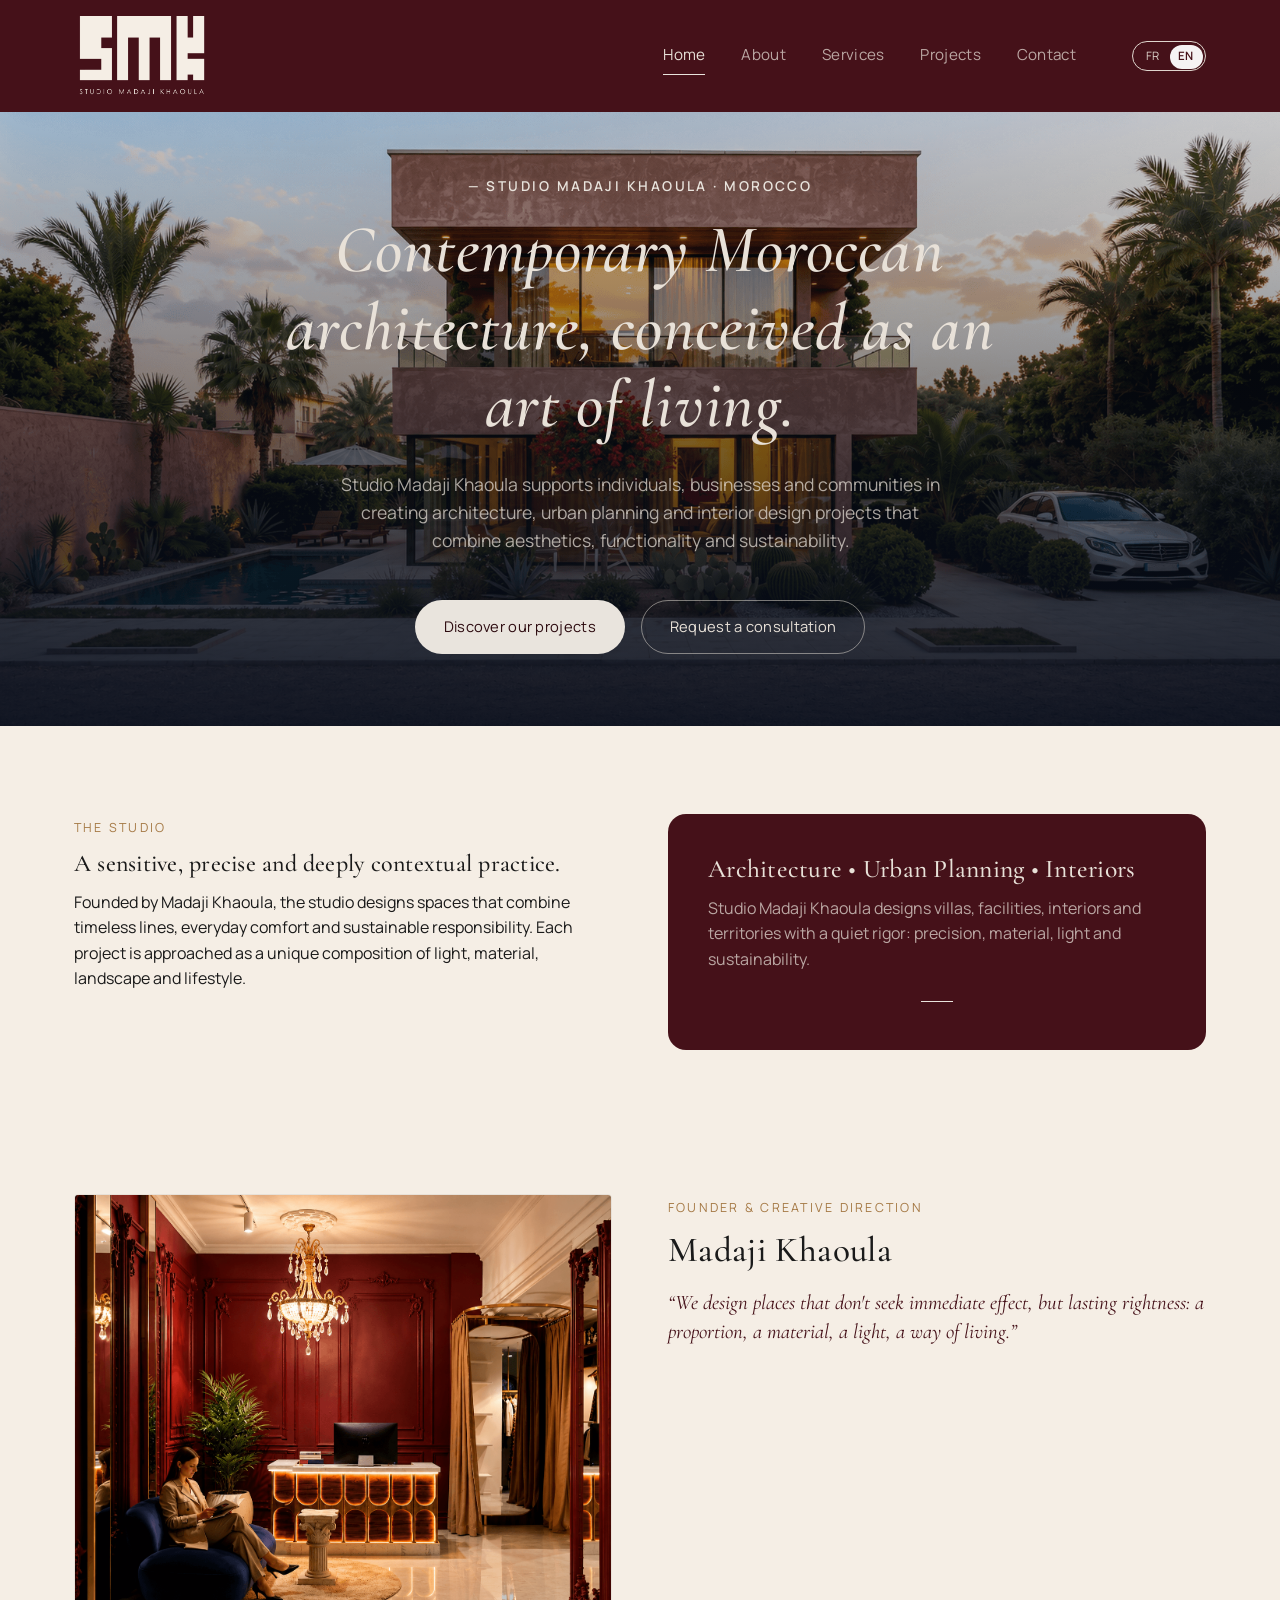
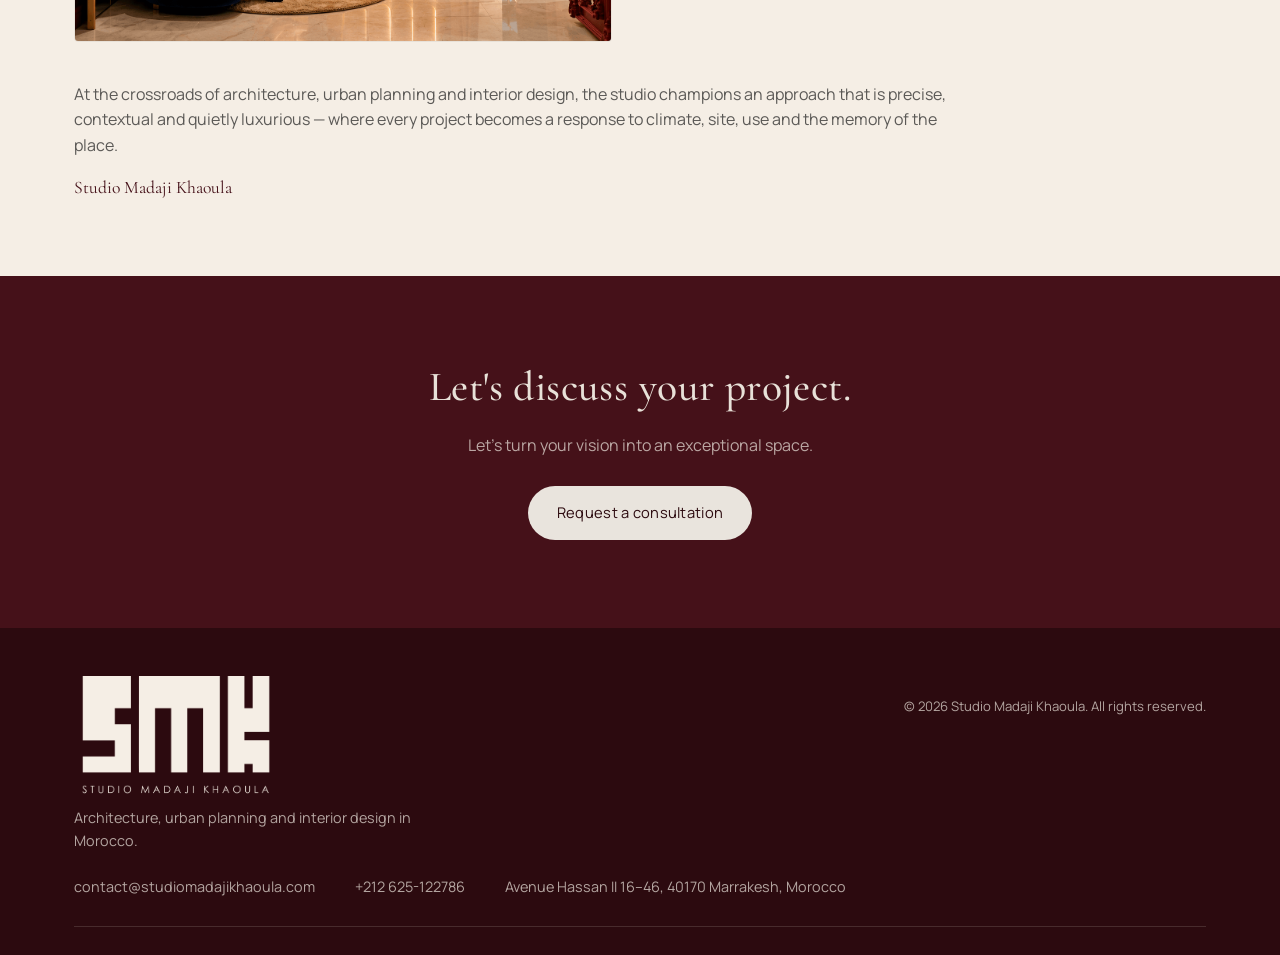
<file: index.html>
<!DOCTYPE html>
<html lang="fr" dir="ltr" data-i18n-title="home.title" data-i18n-description="home.description">
<head>
<meta charset="UTF-8">
<meta name="viewport" content="width=device-width, initial-scale=1">
<title>Studio Madaji Khaoula — Architecte Maroc</title>
<meta name="description" content="Studio d'architecture, urbanisme et design intérieur au Maroc pour villas, équipements publics, commerces et espaces d'exception.">
<link rel="icon" href="assets/YrULrgieroBfjt51d4Xq3QkEuw.png">
<link rel="preconnect" href="https://fonts.googleapis.com">
<link rel="preconnect" href="https://fonts.gstatic.com" crossorigin>
<link href="https://fonts.googleapis.com/css2?family=Cormorant+Garamond:ital,wght@0,400;0,500;0,600;1,500&family=Manrope:wght@400;500;600;700&display=swap" rel="stylesheet">
<link rel="stylesheet" href="assets/style.css">
<link href="https://fonts.googleapis.com/css2?family=Playfair+Display:ital,wght@0,600;1,600&display=swap" rel="stylesheet">
<link rel="preconnect" href="https://fonts.googleapis.com">
<link rel="preconnect" href="https://fonts.gstatic.com" crossorigin>
<link href="https://fonts.googleapis.com/css2?family=Cormorant+Garamond:ital,wght@0,400;0,500;0,600;1,500&family=Manrope:wght@400;500;600;700&display=swap" rel="stylesheet">
</head>
<body>
<a class="skip-link" href="#main" data-i18n="common.skip">Aller au contenu</a>

<header class="site-header">
  <div class="container">
    <a class="brand" href="">
      <img src="assets/YrULrgieroBfjt51d4Xq3QkEuw.png" alt="Studio Madaji Khaoula">
    </a>
    <nav class="main-nav" aria-label="Navigation principale" data-i18n-aria-label="common.nav.aria">
      <a href="" aria-current="page" data-i18n="common.nav.home">Accueil</a>
      <a href="a-propos/" data-i18n="common.nav.about">À propos</a>
      <a href="services/" data-i18n="common.nav.services">Services</a>
      <a href="projets/" data-i18n="common.nav.projects">Projets</a>
      <a href="contact/" data-i18n="common.nav.contact">Contact</a>
    </nav>
    <button class="nav-toggle" aria-label="Ouvrir le menu" aria-expanded="false" data-i18n-aria-label="common.nav.toggle_aria">
      <svg viewBox="0 0 24 24" fill="none" stroke="currentColor" stroke-width="1.8"><line x1="3" y1="6" x2="21" y2="6"/><line x1="3" y1="12" x2="21" y2="12"/><line x1="3" y1="18" x2="21" y2="18"/></svg>
    </button>
  </div>
</header>

<main id="main">

  <section class="hero" style="padding:0;">
    <div class="hero-media">
      <img src="assets/8KyEJp0F35rfe7YDyoin9XA6xBE.png" alt="Villa contemporaine avec palmiers, piscine et lumière du soir">
      <div class="container hero-content">
        <span class="eyebrow" data-i18n="home.eyebrow">— Studio Madaji Khaoula · Maroc</span>
        <h1 data-i18n="home.h1">Architecture marocaine contemporaine, pensée comme un art de vivre.</h1>
        <p data-i18n="home.p">Studio Madaji Khaoula accompagne les particuliers, les entreprises et les collectivités dans la création de projets d'architecture, d'urbanisme et de design intérieur alliant esthétique, fonctionnalité et durabilité.</p>
        <div class="hero-actions">
          <a class="btn btn-primary" href="projets/" data-i18n="home.btn.projects">Découvrir nos projets</a>
          <a class="btn btn-ghost" href="contact/" data-i18n="common.btn.consultation">Demander une consultation</a>
        </div>
      </div>
    </div>
  </section>

  <section>
    <div class="container">
      <div class="grid-2">
        <div class="reveal">
          <span class="eyebrow" data-i18n="home.studio.eyebrow">Le studio</span>
          <h2 data-i18n="home.studio.h2">Une pratique sensible, précise et profondément contextuelle.</h2>
          <p data-i18n="home.studio.p">Fondé par Madaji Khaoula, le studio conçoit des espaces qui associent lignes intemporelles, confort d'usage et responsabilité durable. Chaque projet est abordé comme une composition unique entre lumière, matière, paysage et mode de vie.</p>
        </div>
        <div class="studio-card reveal reveal-delay-1">
          <h3 data-i18n="home.card.h3">Architecture • Urbanisme • Intérieurs</h3>
          <p data-i18n="home.card.p">Studio Madaji Khaoula conçoit des villas, équipements, intérieurs et territoires avec une exigence calme : précision, matière, lumière et durabilité.</p>
          <hr class="dash">
        </div>
      </div>
    </div>
  </section>

  <section class="tight">
    <div class="container">
      <div class="grid-2">
        <img class="reveal" src="assets/6UIZO5WGK2VY3DsmJ8tR2jIk3Ss.png" alt="Salon de boutique de luxe avec chandelier, murs bordeaux et touches dorées" style="border:1px solid var(--cream-300);border-radius:4px;">
        <div class="reveal reveal-delay-1">
          <span class="eyebrow" data-i18n="home.founder.eyebrow">Fondatrice &amp; direction créative</span>
          <h2 style="font-size:2.2rem;">Madaji Khaoula</h2>
          <blockquote style="font-family:var(--font-display);font-style:italic;font-size:1.3rem;color:var(--maroon-800);line-height:1.4;margin:0.4em 0 1em;" data-i18n="home.founder.quote">« Nous concevons des lieux qui ne cherchent pas l'effet immédiat, mais la justesse durable : une proportion, une matière, une lumière, une manière d'habiter. »</blockquote>
        </div>
      </div>
      <p class="reveal" style="max-width:900px;margin-top:40px;color:var(--ink-soft);" data-i18n="home.founder.p1">À la croisée de l'architecture, de l'urbanisme et du design intérieur, le studio défend une approche précise, contextuelle et silencieusement luxueuse — où chaque projet devient une réponse au climat, au site, aux usages et à la mémoire du lieu.</p>
      <p class="reveal" style="font-family:var(--font-display);font-size:1.1rem;color:var(--maroon-800);">Studio Madaji Khaoula</p>
    </div>
  </section>

  <section class="cta-band">
    <div class="container" style="text-align:center;">
      <h2 data-i18n="home.cta.h2">Discutons de votre projet.</h2>
      <p style="margin:0 auto 28px;" data-i18n="home.cta.p">Transformons votre vision en espace d'exception.</p>
      <a class="btn btn-primary" href="contact/" data-i18n="common.btn.consultation">Demander une consultation</a>
    </div>
  </section>

</main>
<footer class="site-footer">
  <div class="container">
    <div class="footer-grid">
      <div class="footer-brand">
        <img src="assets/YrULrgieroBfjt51d4Xq3QkEuw.png" alt="Studio Madaji Khaoula">
        <p style="margin:0;max-width:400px;" data-i18n="common.footer.tagline">Architecture, urbanisme et design intérieur au Maroc.</p>
        <br>
      <nav class="footer-links" aria-label="Coordonnées">
       <a href="mailto:contact@studiomadajikhaoula.com">contact@studiomadajikhaoula.com</a>
       <a href="tel:+212625122786">+212 625-122786</a>
       <a href="https://www.google.com/maps/search/?api=1&query=Avenue+Hassan+II+16-46%2C+40170+Marrakesh%2C+Morocco" target="_blank" rel="noopener noreferrer">
        Avenue Hassan II 16–46, 40170 Marrakesh, Morocco
       </a>
       
      </nav>
    </div>
    <div class="footer-bottom" data-i18n="common.footer.rights">© 2026 Studio Madaji Khaoula. Tous droits réservés.</div>
    
  </div>
</footer>
<script src="assets/main.js"></script>
<script src="assets/i18n.js" defer></script>
</body>
</html>
</file>
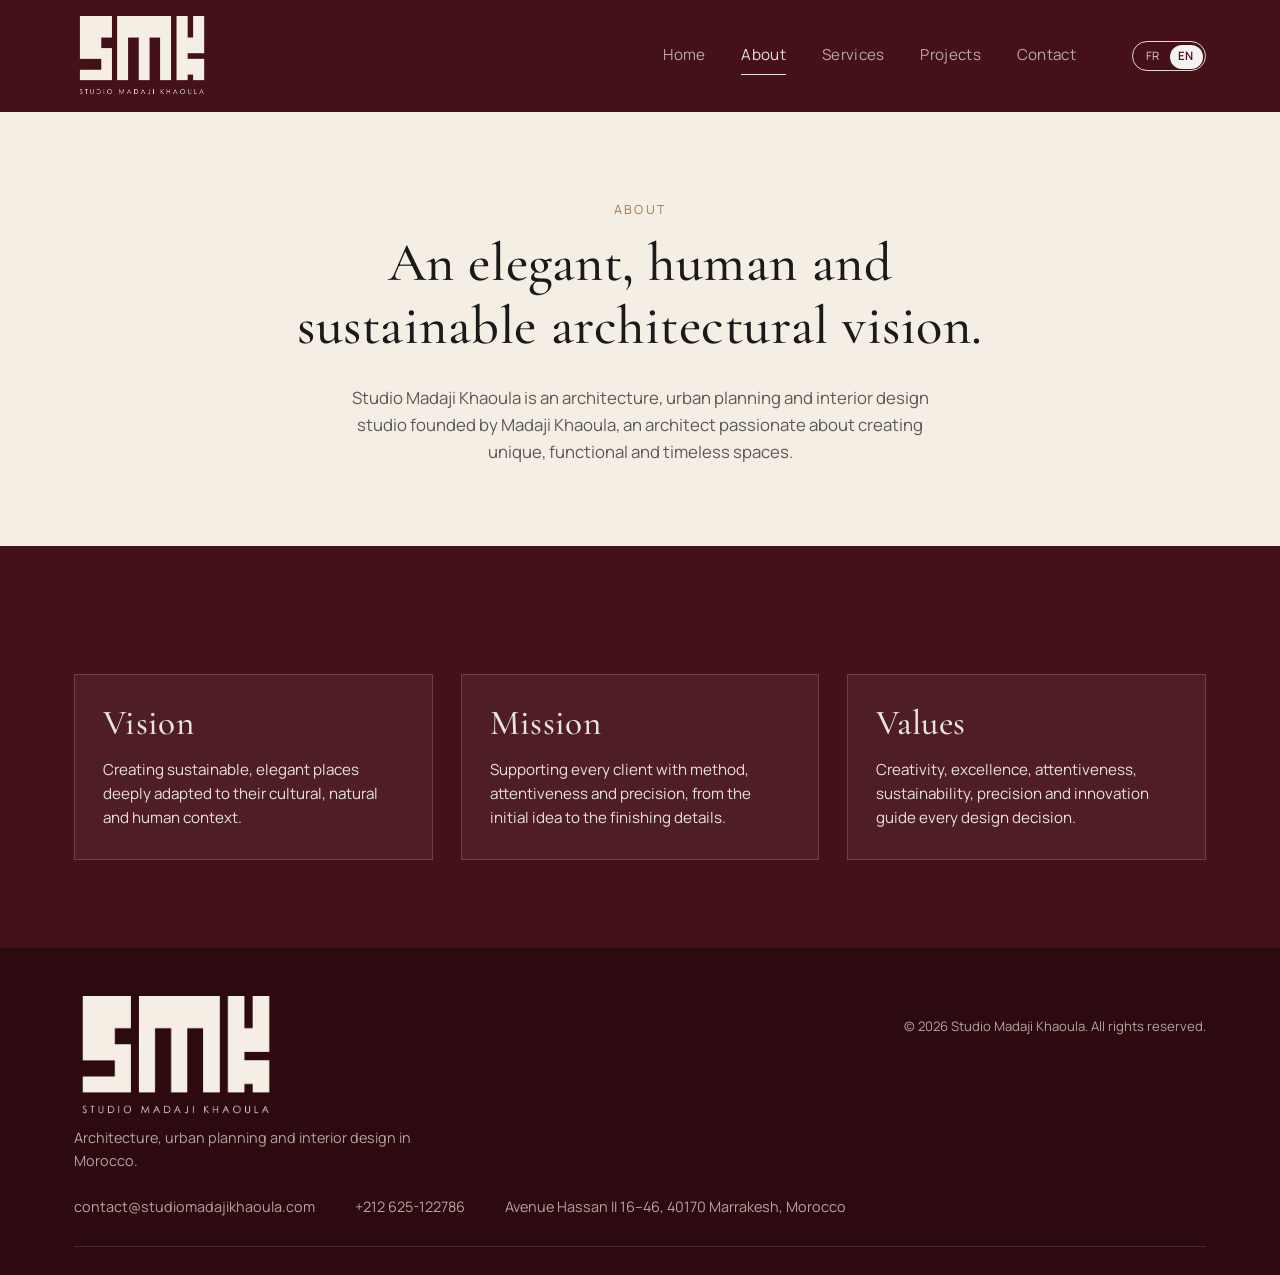
<file: a-propos/index.html>
<!DOCTYPE html>
<html lang="fr" dir="ltr" data-i18n-title="about.title" data-i18n-description="about.description">
<head>
<meta charset="UTF-8">
<meta name="viewport" content="width=device-width, initial-scale=1">
<title>À propos — Studio Madaji Khaoula</title>
<meta name="description" content="Studio d'architecture, d'urbanisme et de design intérieur fondé par Madaji Khaoula.">
<link rel="icon" href="../assets/YrULrgieroBfjt51d4Xq3QkEuw.png">
<link rel="preconnect" href="https://fonts.googleapis.com">
<link rel="preconnect" href="https://fonts.gstatic.com" crossorigin>
<link href="https://fonts.googleapis.com/css2?family=Cormorant+Garamond:ital,wght@0,400;0,500;0,600;1,500&family=Manrope:wght@400;500;600;700&display=swap" rel="stylesheet">
<link rel="stylesheet" href="../assets/style.css">
<link href="https://fonts.googleapis.com/css2?family=Poppins:wght@400;600;700;800&display=swap" rel="stylesheet">
</head>
<body>
<a class="skip-link" href="#main" data-i18n="common.skip">Aller au contenu</a>

<header class="site-header">
  <div class="container">
    <a class="brand" href="../">
      <img src="../assets/YrULrgieroBfjt51d4Xq3QkEuw.png" alt="Studio Madaji Khaoula">
    </a>
    <nav class="main-nav" aria-label="Navigation principale" data-i18n-aria-label="common.nav.aria">
      <a href="../" data-i18n="common.nav.home">Accueil</a>
      <a href="../a-propos/" aria-current="page" data-i18n="common.nav.about">À propos</a>
      <a href="../services/" data-i18n="common.nav.services">Services</a>
      <a href="../projets/" data-i18n="common.nav.projects">Projets</a>
      <a href="../contact/" data-i18n="common.nav.contact">Contact</a>
    </nav>
    <button class="nav-toggle" aria-label="Ouvrir le menu" aria-expanded="false" data-i18n-aria-label="common.nav.toggle_aria">
      <svg viewBox="0 0 24 24" fill="none" stroke="currentColor" stroke-width="1.8"><line x1="3" y1="6" x2="21" y2="6"/><line x1="3" y1="12" x2="21" y2="12"/><line x1="3" y1="18" x2="21" y2="18"/></svg>
    </button>
  </div>
</header>

<main id="main">

  <section class="hero-simple">
    <div class="container">
      <span class="eyebrow reveal" data-i18n="about.eyebrow">À propos</span>
      <h1 class="reveal reveal-delay-1" data-i18n="about.h1">Une vision architecturale élégante, humaine et durable.</h1>
      <p class="reveal reveal-delay-2" data-i18n="about.p">Studio Madaji Khaoula est un studio d'architecture, d'urbanisme et de design intérieur fondé par Madaji Khaoula, architecte passionnée par la création d'espaces uniques, fonctionnels et intemporels.</p>
    </div>
  </section>

  <section class="band-maroon">
    <div class="container">
      <div class="pillars">
        <div class="pillar reveal">
          <h3><span class="gras" data-i18n="about.pillar1.h3">Vision</span></h3>
          <p data-i18n="about.pillar1.p">Créer des lieux durables, élégants et profondément adaptés à leur contexte culturel, naturel et humain.</p>
        </div>
        <div class="pillar reveal reveal-delay-1">
          <h3><span class="gras" data-i18n="about.pillar2.h3">Mission</span></h3>
          <p data-i18n="about.pillar2.p">Accompagner chaque client avec méthode, écoute et précision, de l'idée initiale aux détails de réalisation.</p>
        </div>
        <div class="pillar reveal reveal-delay-2">
          <h3><span class="gras" data-i18n="about.pillar3.h3">Valeurs</span></h3>
          <p data-i18n="about.pillar3.p">Créativité, excellence, écoute, durabilité, précision et innovation guident chaque décision de conception.</p>
        </div>
      </div>
    </div>
  </section>


</main>
<footer class="site-footer">
  <div class="container">
    <div class="footer-grid">
      <div class="footer-brand">
        <img src="../assets/YrULrgieroBfjt51d4Xq3QkEuw.png" alt="Studio Madaji Khaoula">
        <p style="margin:0;max-width:400px;" data-i18n="common.footer.tagline">Architecture, urbanisme et design intérieur au Maroc.</p>
        <br>
      <nav class="footer-links" aria-label="Coordonnées">
       <a href="mailto:contact@studiomadajikhaoula.com">contact@studiomadajikhaoula.com</a>
       <a href="tel:+212625122786">+212 625-122786</a>
       <a href="https://www.google.com/maps/search/?api=1&query=Avenue+Hassan+II+16-46%2C+40170+Marrakesh%2C+Morocco" target="_blank" rel="noopener noreferrer">
        Avenue Hassan II 16–46, 40170 Marrakesh, Morocco
       </a>
       
      </nav>
    </div>
    <div class="footer-bottom" data-i18n="common.footer.rights">© 2026 Studio Madaji Khaoula. Tous droits réservés.</div>
    
  </div>
</footer>
<script src="../assets/main.js"></script>
<script src="../assets/i18n.js" defer></script>
</body>
</html>
</file>
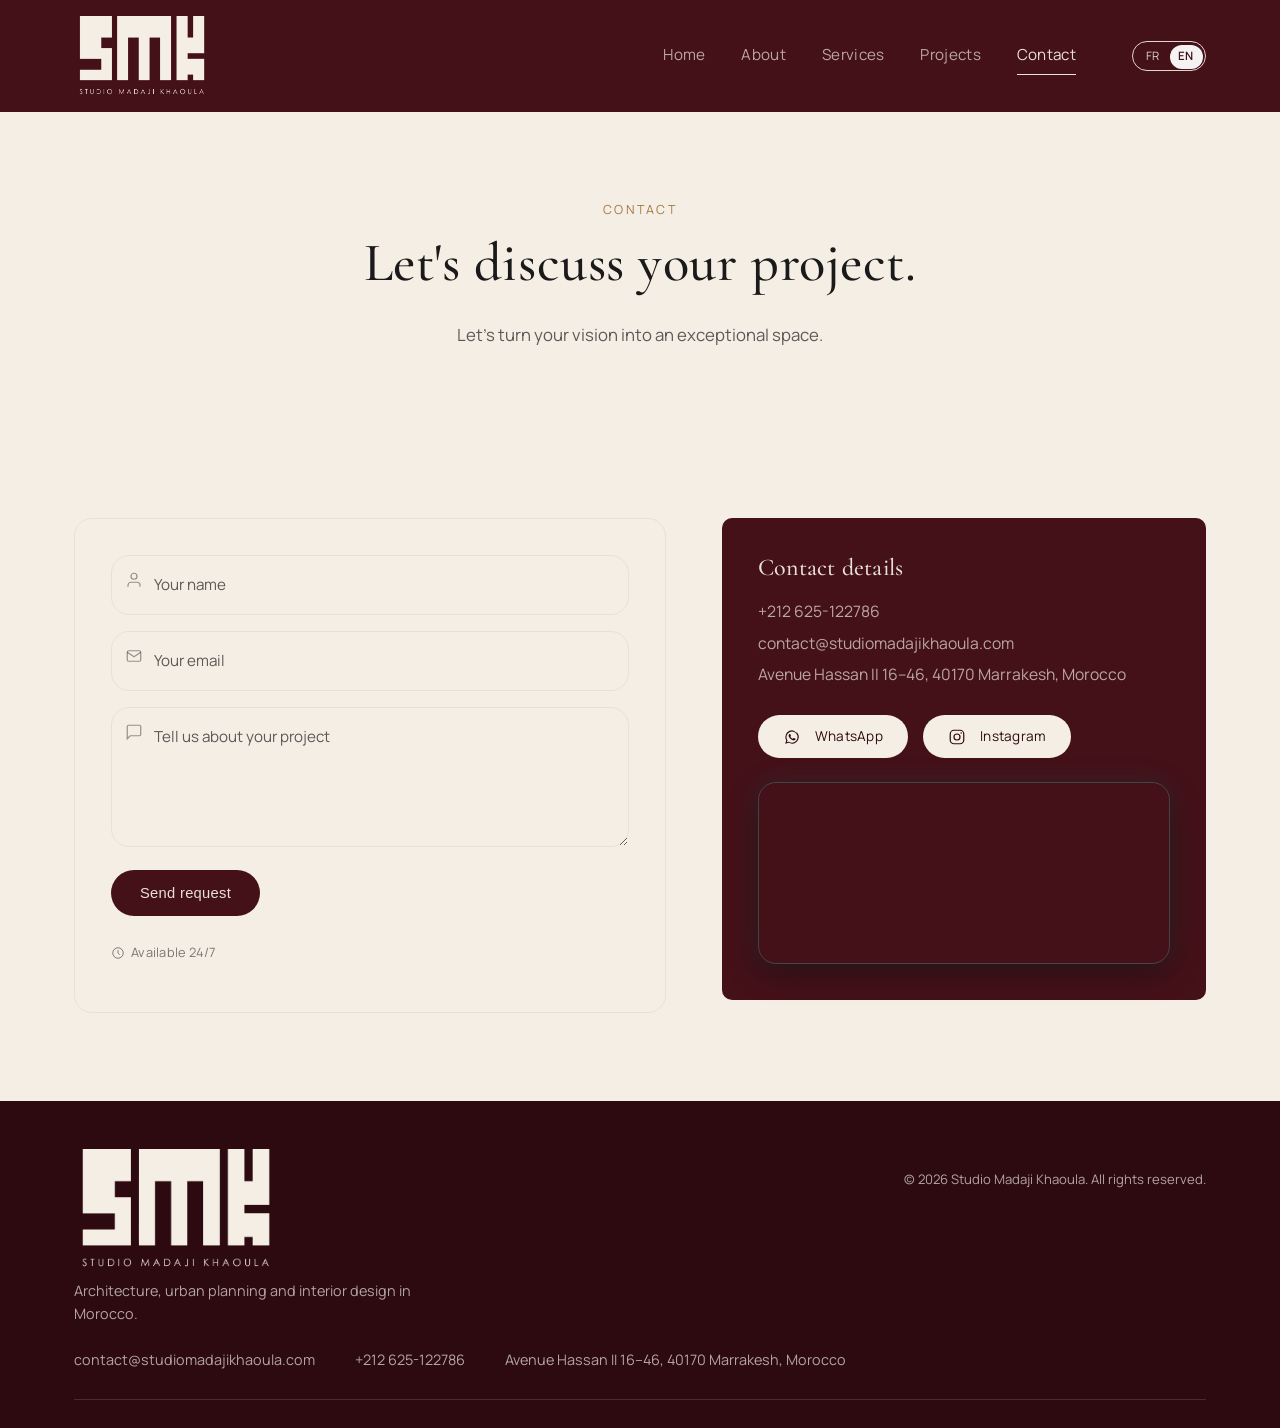
<file: contact/index.html>
<!DOCTYPE html>
<html lang="fr" dir="ltr" data-i18n-title="contact.title" data-i18n-description="contact.description">
<head>
<meta charset="UTF-8">
<meta name="viewport" content="width=device-width, initial-scale=1">
<title>Contact — Studio Madaji Khaoula</title>
<meta name="description" content="Discutons de votre projet d'architecture, d'urbanisme ou de design intérieur au Maroc.">
<link rel="icon" href="../assets/YrULrgieroBfjt51d4Xq3QkEuw.png">
<link rel="preconnect" href="https://fonts.googleapis.com">
<link rel="preconnect" href="https://fonts.gstatic.com" crossorigin>
<link href="https://fonts.googleapis.com/css2?family=Cormorant+Garamond:ital,wght@0,400;0,500;0,600;1,500&family=Manrope:wght@400;500;600;700&display=swap" rel="stylesheet">
<link rel="stylesheet" href="../assets/style.css">
<style>
  .input-icon {
    position: relative;
  }

  .input-icon svg {
    position: absolute;
    top: 16px;
    left: 14px;
    width: 18px;
    height: 18px;
    color: rgba(0, 0, 0, 0.4);
    pointer-events: none;
  }

  .input-icon-textarea svg {
    top: 16px;
  }

  .input-icon input,
  .input-icon textarea {
    padding-left: 42px;
  }

  .form-availability {
    margin-top: 10px;
    display: flex;
    align-items: center;
    gap: 6px;
    font-size: 0.8rem;
    letter-spacing: 0.02em;
    color: rgba(0, 0, 0, 0.5);
  }

  .form-availability svg {
    width: 14px;
    height: 14px;
    flex-shrink: 0;
  }

  .btn-whatsapp {
    display: inline-flex;
    align-items: center;
  }

  .map-wrapper {
    position: relative;
    border-radius: 18px;
    overflow: hidden;
    border: 1px solid rgba(64, 224, 208, 0.25);
    box-shadow:
      0 8px 30px rgba(0, 0, 0, 0.45),
      0 0 24px rgba(64, 224, 208, 0.12);
    transition: box-shadow 0.4s ease, border-color 0.4s ease, transform 0.4s ease;
  }

  .map-wrapper:hover {
    border-color: rgba(64, 224, 208, 0.5);
    box-shadow:
      0 12px 40px rgba(0, 0, 0, 0.55),
      0 0 40px rgba(64, 224, 208, 0.25);
    transform: translateY(-2px);
  }

  .map-wrapper iframe {
    display: block;
    filter: saturate(0.85) brightness(0.9) contrast(1.05);
  }
</style>
</head>
<body>
<a class="skip-link" href="#main" data-i18n="common.skip">Aller au contenu</a>

<header class="site-header">
  <div class="container">
    <a class="brand" href="../">
      <img src="../assets/YrULrgieroBfjt51d4Xq3QkEuw.png" alt="Studio Madaji Khaoula">
    </a>
    <nav class="main-nav" aria-label="Navigation principale" data-i18n-aria-label="common.nav.aria">
      <a href="../" data-i18n="common.nav.home">Accueil</a>
      <a href="../a-propos/" data-i18n="common.nav.about">À propos</a>
      <a href="../services/" data-i18n="common.nav.services">Services</a>
      <a href="../projets/" data-i18n="common.nav.projects">Projets</a>
      <a href="../contact/" aria-current="page" data-i18n="common.nav.contact">Contact</a>
    </nav>
    <button class="nav-toggle" aria-label="Ouvrir le menu" aria-expanded="false" data-i18n-aria-label="common.nav.toggle_aria">
      <svg viewBox="0 0 24 24" fill="none" stroke="currentColor" stroke-width="1.8"><line x1="3" y1="6" x2="21" y2="6"/><line x1="3" y1="12" x2="21" y2="12"/><line x1="3" y1="18" x2="21" y2="18"/></svg>
    </button>
  </div>
</header>

<main id="main">

  <section class="hero-simple">
    <div class="container">
      <span class="eyebrow reveal" data-i18n="contact.eyebrow">Contact</span>
      <h1 class="reveal reveal-delay-1" data-i18n="contact.h1">Discutons de votre projet.</h1>
      <p class="reveal reveal-delay-2" data-i18n="contact.p">Transformons votre vision en espace d'exception.</p>
    </div>
  </section>

  <section>
    <div class="container">
      <div class="contact-grid">

        <form class="contact-form reveal" action="mailto:contact@studiomadajikhaoula.com" method="post" enctype="text/plain">

          <div class="input-icon">
            <svg viewBox="0 0 24 24" fill="none" stroke="currentColor" stroke-width="1.6"><path d="M20 21v-2a4 4 0 0 0-4-4H8a4 4 0 0 0-4 4v2"/><circle cx="12" cy="7" r="4"/></svg>
            <input type="text" name="Nom" placeholder="Votre nom" aria-label="Votre nom" required data-i18n-placeholder="contact.form.name" data-i18n-aria-label="contact.form.name">
          </div>

          <div class="input-icon">
            <svg viewBox="0 0 24 24" fill="none" stroke="currentColor" stroke-width="1.6"><rect x="3" y="5" width="18" height="14" rx="2"/><path d="m3 7 9 6 9-6"/></svg>
            <input type="email" name="Email" placeholder="Votre email" aria-label="Votre email" required data-i18n-placeholder="contact.form.email" data-i18n-aria-label="contact.form.email">
          </div>

          <div class="input-icon input-icon-textarea">
            <svg viewBox="0 0 24 24" fill="none" stroke="currentColor" stroke-width="1.6"><path d="M21 15a2 2 0 0 1-2 2H7l-4 4V5a2 2 0 0 1 2-2h14a2 2 0 0 1 2 2z"/></svg>
            <textarea name="Message" placeholder="Parlez-nous de votre projet" aria-label="Votre message" required data-i18n-placeholder="contact.form.message" data-i18n-aria-label="contact.form.message"></textarea>
          </div>

          <button type="submit" class="btn btn-dark" style="align-self:flex-start;" data-i18n="contact.form.submit">Envoyer la demande</button>

          <p class="form-availability">
            <svg viewBox="0 0 24 24" fill="none" stroke="currentColor" stroke-width="1.6"><circle cx="12" cy="12" r="9"/><path d="M12 7v5l3 3"/></svg>
            <span data-i18n="contact.form.availability">Disponible 24h/24 — 7j/7</span>
          </p>

        </form>

        <div class="contact-side reveal reveal-delay-1">
          <div class="contact-card">
            <h3 data-i18n="contact.card.h3">Coordonnées</h3>
            <div class="contact-details">
              <p><a href="tel:+212625122786">+212 625-122786</a></p>
              <p><a href="mailto:contact@studiomadajikhaoula.com">contact@studiomadajikhaoula.com</a></p>
              <p><a href="https://www.google.com/maps/search/?api=1&query=Avenue+Hassan+II+16-46%2C+40170+Marrakesh%2C+Morocco" target="_blank" rel="noopener noreferrer">
        Avenue Hassan II 16–46, 40170 Marrakesh, Morocco
       </a></p>
            </div>
            <a class="btn btn-whatsapp" href="https://wa.me/212625122786" target="_blank" rel="noopener">
  <svg viewBox="0 0 24 24" fill="currentColor" width="18" height="18" style="vertical-align:-3px;margin-right:6px;">
    <path d="M17.6 6.3A8.9 8.9 0 0 0 12.05 3 8.94 8.94 0 0 0 3.1 11.94a8.86 8.86 0 0 0 1.2 4.5L3 21l4.7-1.2a8.9 8.9 0 0 0 4.34 1.1h.01a8.94 8.94 0 0 0 6.3-15.3zM12.05 19.6h-.01a7.4 7.4 0 0 1-3.78-1.04l-.27-.16-2.8.73.75-2.73-.18-.28a7.4 7.4 0 0 1-1.14-3.98 7.42 7.42 0 0 1 7.43-7.43 7.4 7.4 0 0 1 5.25 2.18 7.36 7.36 0 0 1 2.17 5.25 7.42 7.42 0 0 1-7.42 7.46zm4.08-5.56c-.22-.11-1.32-.65-1.52-.73-.2-.07-.35-.11-.5.11-.15.22-.58.73-.71.88-.13.15-.26.16-.48.05-.22-.11-.94-.35-1.79-1.11-.66-.59-1.11-1.33-1.24-1.55-.13-.22-.01-.34.1-.45.1-.1.22-.26.33-.4.11-.13.15-.22.22-.37.07-.15.04-.28-.02-.4-.07-.11-.5-1.2-.68-1.65-.18-.43-.36-.37-.5-.38h-.43c-.15 0-.39.05-.6.28-.2.22-.79.77-.79 1.87s.81 2.16.92 2.31c.11.15 1.59 2.43 3.86 3.4.54.23.96.37 1.29.48.54.17 1.03.14 1.42.09.43-.07 1.32-.54 1.51-1.06.19-.52.19-.97.13-1.06-.05-.1-.2-.15-.42-.26z"/>
  </svg>
  WhatsApp
</a>

<a class="btn btn-whatsapp" href="https://www.instagram.com/studio.madaji.khaoula/" target="_blank" rel="noopener noreferrer" aria-label="Instagram Studio Madaji Khaoula" style="margin-left:12px;">
  <svg viewBox="0 0 24 24" width="18" height="18" fill="none" stroke="currentColor" stroke-width="1.6" style="vertical-align:-3px;margin-right:6px;">
    <rect x="3" y="3" width="18" height="18" rx="5"/>
    <circle cx="12" cy="12" r="4"/>
    <circle cx="17.5" cy="6.5" r="1" fill="currentColor" stroke="none"/>
  </svg>
  Instagram
</a>
           <div class="map-embed">
  <div class="map-wrapper">
  <iframe
    src="https://www.google.com/maps?q=Avenue+Hassan+II+16-46,+40170+Marrakesh,+Morocco&output=embed"
    width="100%"
    height="180"
    style="border:0;"
    allowfullscreen=""
    loading="lazy"
    referrerpolicy="no-referrer-when-downgrade">
  </iframe>
</div>
</div>
        </div>

      </div>
    </div>
  </section>

</main>
<footer class="site-footer">
  <div class="container">
    <div class="footer-grid">
      <div class="footer-brand">
        <img src="../assets/YrULrgieroBfjt51d4Xq3QkEuw.png" alt="Studio Madaji Khaoula">
        <p style="margin:0;max-width:400px;" data-i18n="common.footer.tagline">Architecture, urbanisme et design intérieur au Maroc.</p>
        <br>
      <nav class="footer-links" aria-label="Coordonnées">
       <a href="mailto:contact@studiomadajikhaoula.com">contact@studiomadajikhaoula.com</a>
       <a href="tel:+212625122786">+212 625-122786</a>
       <a href="https://www.google.com/maps/search/?api=1&query=Avenue+Hassan+II+16-46%2C+40170+Marrakesh%2C+Morocco" target="_blank" rel="noopener noreferrer">
        Avenue Hassan II 16–46, 40170 Marrakesh, Morocco
       </a>
       
      </nav>
    </div>
    <div class="footer-bottom" data-i18n="common.footer.rights">© 2026 Studio Madaji Khaoula. Tous droits réservés.</div>
    
  </div>
</footer>
<script src="../assets/main.js"></script>
<script src="../assets/i18n.js" defer></script>
</body>
</html>
</file>
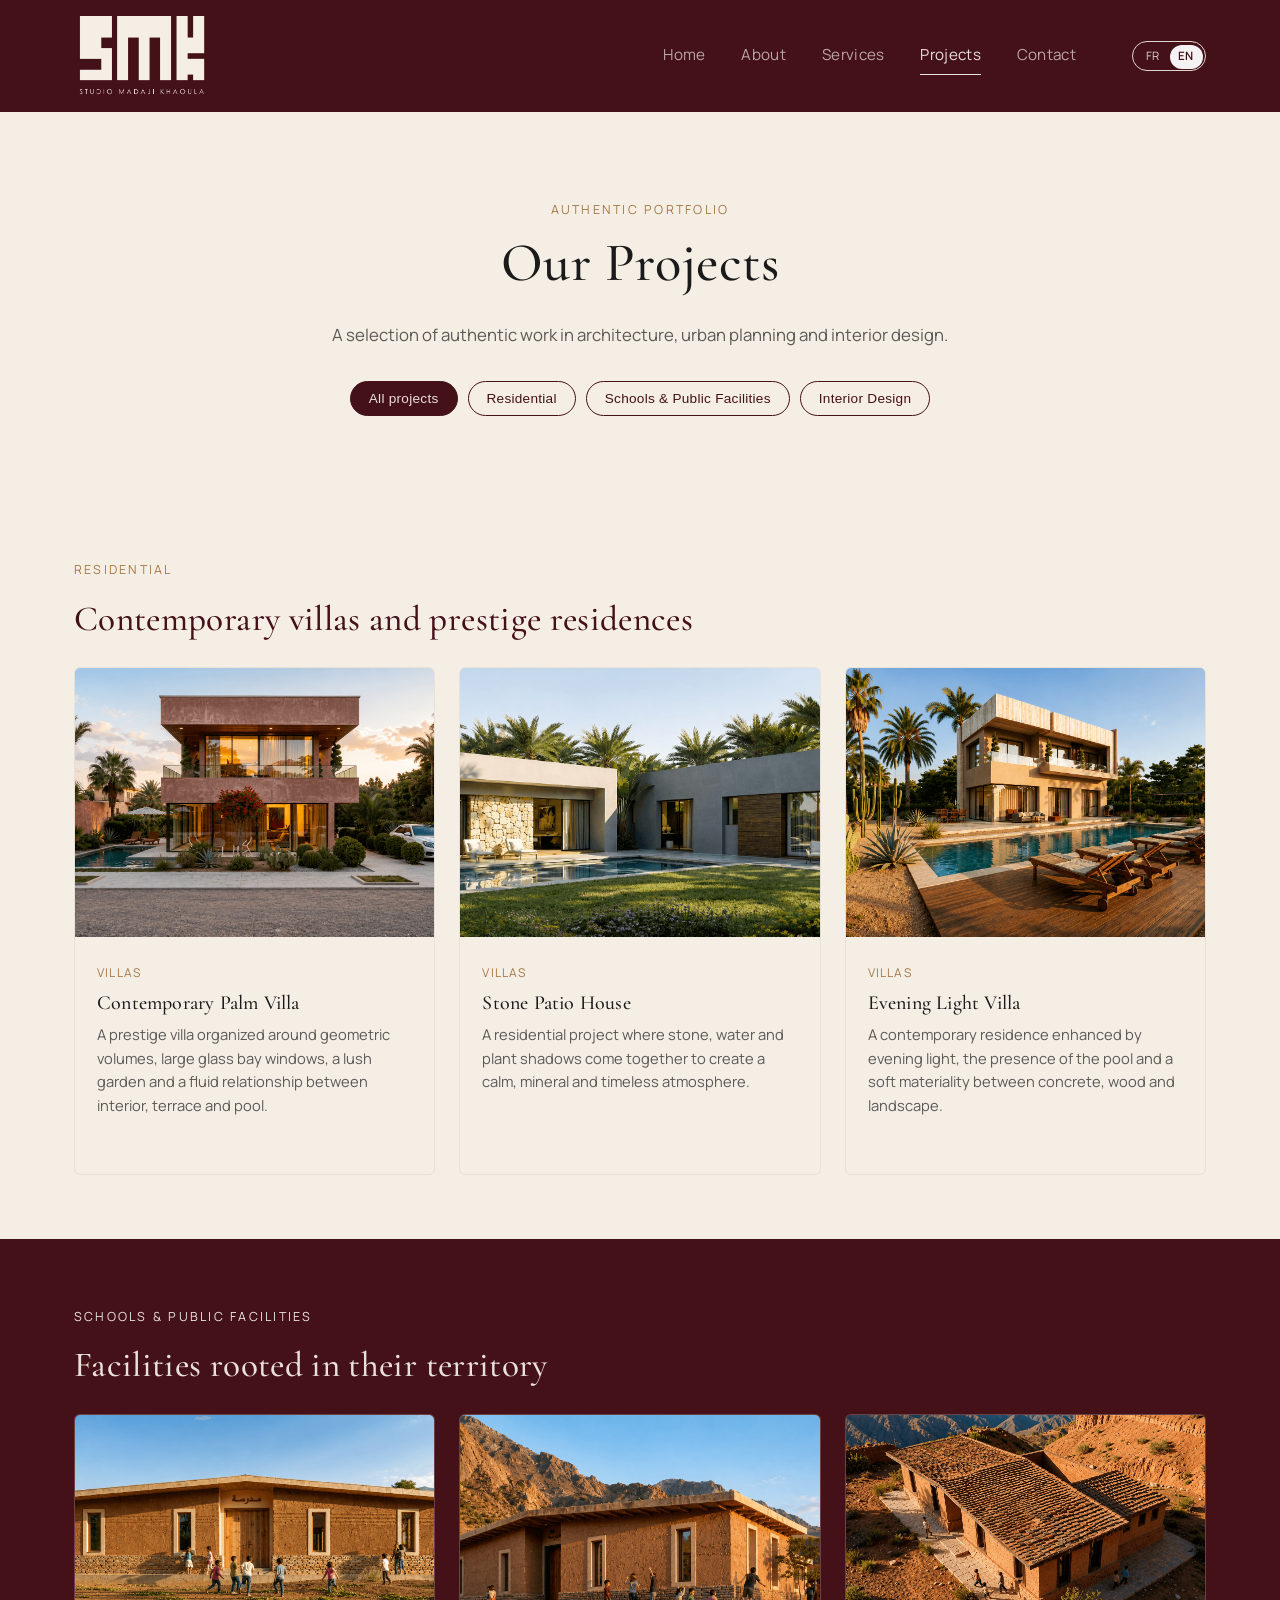
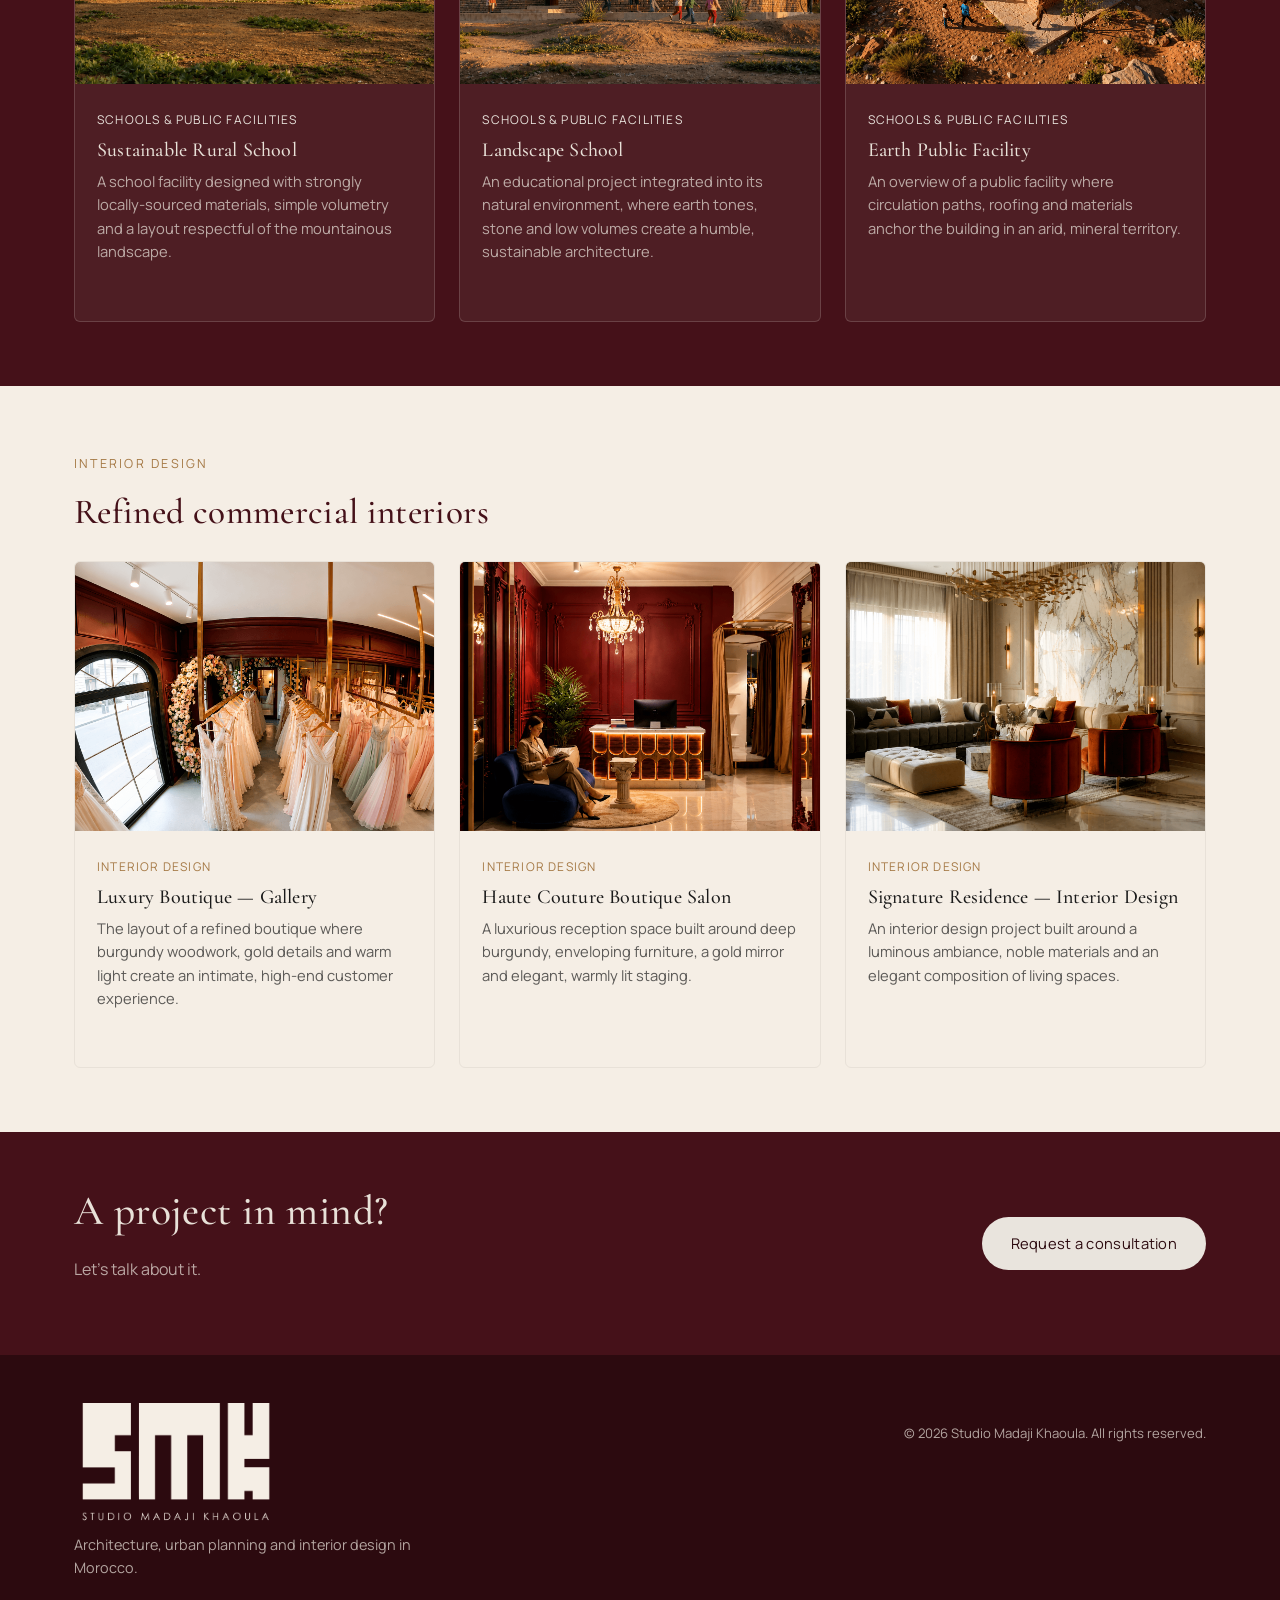
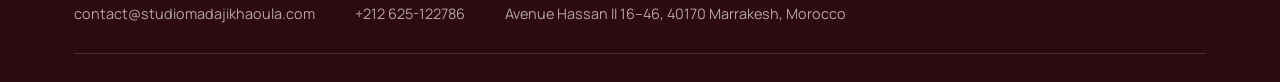
<file: projets/index.html>
<!DOCTYPE html>
<html lang="fr" dir="ltr" data-i18n-title="projects.title" data-i18n-description="projects.description">
<head>
<meta charset="UTF-8">
<meta name="viewport" content="width=device-width, initial-scale=1">
<title>Projets — Studio Madaji Khaoula</title>
<meta name="description" content="Studio d'architecture, urbanisme et design intérieur au Maroc pour villas, équipements publics, commerces et espaces d'exception.">
<link rel="icon" href="../assets/YrULrgieroBfjt51d4Xq3QkEuw.png">
<link rel="preconnect" href="https://fonts.googleapis.com">
<link rel="preconnect" href="https://fonts.gstatic.com" crossorigin>
<link href="https://fonts.googleapis.com/css2?family=Cormorant+Garamond:ital,wght@0,400;0,500;0,600;1,500&family=Manrope:wght@400;500;600;700&display=swap" rel="stylesheet">
<link rel="stylesheet" href="../assets/style.css">
</head>
<body>
<a class="skip-link" href="#main" data-i18n="common.skip">Aller au contenu</a>

<header class="site-header">
  <div class="container">
    <a class="brand" href="../">
      <img src="../assets/YrULrgieroBfjt51d4Xq3QkEuw.png" alt="Studio Madaji Khaoula">
    </a>
    <nav class="main-nav" aria-label="Navigation principale" data-i18n-aria-label="common.nav.aria">
      <a href="../" data-i18n="common.nav.home">Accueil</a>
      <a href="../a-propos/" data-i18n="common.nav.about">À propos</a>
      <a href="../services/" data-i18n="common.nav.services">Services</a>
      <a href="../projets/" aria-current="page" data-i18n="common.nav.projects">Projets</a>
      <a href="../contact/" data-i18n="common.nav.contact">Contact</a>
    </nav>
    <button class="nav-toggle" aria-label="Ouvrir le menu" aria-expanded="false" data-i18n-aria-label="common.nav.toggle_aria">
      <svg viewBox="0 0 24 24" fill="none" stroke="currentColor" stroke-width="1.8"><line x1="3" y1="6" x2="21" y2="6"/><line x1="3" y1="12" x2="21" y2="12"/><line x1="3" y1="18" x2="21" y2="18"/></svg>
    </button>
  </div>
</header>

<main id="main">

  <section class="hero-simple">
    <div class="container">
      <span class="eyebrow reveal" data-i18n="projects.eyebrow">Portfolio authentique</span>
      <h1 class="reveal reveal-delay-1" data-i18n="projects.h1">Nos Projets</h1>
      <p class="reveal reveal-delay-2" data-i18n="projects.p">Une sélection de réalisations authentiques en architecture, urbanisme et design intérieur.</p>
      <div class="filter-chips reveal reveal-delay-2">
        <button class="filter-chip active" data-filter="all" data-i18n="projects.filter.all">Tous les projets</button>
        <button class="filter-chip" data-filter="villas" data-i18n="projects.filter.villas">Résidentiels</button>
        <button class="filter-chip" data-filter="ecoles" data-i18n="projects.filter.ecoles">Écoles &amp; Équipements Publics</button>
        <button class="filter-chip" data-filter="interieur" data-i18n="projects.filter.interieur">Design Intérieur</button>
      </div>
    </div>
  </section>

  <section class="project-category" data-category="villas">
    <div class="container">
      <span class="eyebrow reveal" data-i18n="projects.cat.villas.eyebrow">Résidentiels</span>
      <h3 class="cat-title reveal reveal-delay-1" data-i18n="projects.cat.villas.title">Villas contemporaines et résidences de prestige</h3>
      <div class="project-grid">
        <a class="project-card reveal" href="villa-contemporaine-aux-palmiers/">
          <div class="thumb"><img src="../assets/8KyEJp0F35rfe7YDyoin9XA6xBE.png" alt="Villa Contemporaine aux Palmiers" loading="lazy"></div>
          <div class="body">
            <span class="tag" data-i18n="projects.tag.villas">Villas</span>
            <h3 data-i18n="card.villa-contemporaine.title">Villa Contemporaine aux Palmiers</h3>
            <p data-i18n="card.villa-contemporaine.desc">Villa de prestige organisée autour de volumes géométriques, de larges baies vitrées, d'un jardin luxuriant et d'une relation fluide entre intérieur, terrasse et piscine.</p>
            <span class="view-label" data-i18n="common.view_label">Voir le projet →</span>

          </div>
        </a>
        <a class="project-card reveal reveal-delay-1" href="maison-patio-en-pierre/">
          <div class="thumb"><img src="../assets/projects/maison-patio-en-pierre/1.png" data-placeholder="assets/projects/maison-patio-en-pierre/1.jpg" alt="Maison Patio en Pierre" loading="lazy"></div>
          <div class="body">
            <span class="tag" data-i18n="projects.tag.villas">Villas</span>
            <h3 data-i18n="card.maison-patio.title">Maison Patio en Pierre</h3>
            <p data-i18n="card.maison-patio.desc">Projet résidentiel où la pierre, l'eau et les ombres végétales composent une atmosphère calme, minérale et intemporelle.</p>
            <span class="view-label" data-i18n="common.view_label">Voir le projet →</span>

          </div>
        </a>
        <a class="project-card reveal reveal-delay-2" href="villa-lumiere-du-soir/">
          <div class="thumb"><img src="../assets/projects/villa-lumiere-du-soir/1.png" data-placeholder="assets/projects/villa-lumiere-du-soir/1.jpg" alt="Villa Lumière du Soir" loading="lazy"></div>
          <div class="body">
            <span class="tag" data-i18n="projects.tag.villas">Villas</span>
            <h3 data-i18n="card.villa-lumiere.title">Villa Lumière du Soir</h3>
            <p data-i18n="card.villa-lumiere.desc">Une résidence contemporaine mise en valeur par la lumière du soir, la présence de la piscine et une matérialité douce entre béton, bois et paysage.</p>
            <span class="view-label" data-i18n="common.view_label">Voir le projet →</span>
          </div>
        </a>
      </div>
    </div>
  </section>

  <section class="project-category band-maroon" data-category="ecoles">
    <div class="container">
      <span class="eyebrow reveal" data-i18n="projects.cat.ecoles.eyebrow">Écoles &amp; Équipements Publics</span>
      <h3 class="cat-title reveal reveal-delay-1" data-i18n="projects.cat.ecoles.title">Équipements ancrés dans leur territoire</h3>
      <div class="project-grid">
        <a class="project-card reveal" href="ecole-rurale-durable/">
          <div class="thumb"><img src="../assets/projects/ecole-rurale-durable/1.png" data-placeholder="assets/projects/ecole-rurale-durable/1.jpg" alt="École Rurale Durable" loading="lazy"></div>
          <div class="body">
            <span class="tag" data-i18n="projects.tag.ecoles">Écoles &amp; Équipements Publics</span>
            <h3 data-i18n="card.ecole-rurale.title">École Rurale Durable</h3>
            <p data-i18n="card.ecole-rurale.desc">Équipement scolaire conçu avec des matériaux à forte présence locale, une volumétrie simple et une implantation respectueuse du paysage montagneux.</p>
            <span class="view-label" data-i18n="common.view_label">Voir le projet →</span>

          </div>
        </a>
        <a class="project-card reveal reveal-delay-1" href="ecole-du-paysage/">
          <div class="thumb"><img src="../assets/projects/ecole-du-paysage/1.png" data-placeholder="assets/projects/ecole-du-paysage/1.jpg" alt="École du Paysage" loading="lazy"></div>
          <div class="body">
            <span class="tag" data-i18n="projects.tag.ecoles">Écoles &amp; Équipements Publics</span>
            <h3 data-i18n="card.ecole-paysage.title">École du Paysage</h3>
            <p data-i18n="card.ecole-paysage.desc">Projet éducatif intégré à son environnement naturel, où les teintes de terre, la pierre et les volumes bas créent une architecture humble et durable.</p>
            <span class="view-label" data-i18n="common.view_label">Voir le projet →</span>
          </div>
        </a>
        <a class="project-card reveal reveal-delay-2" href="equipement-public-en-terre/">
          <div class="thumb"><img src="../assets/projects/equipement-public-en-terre/1.png" data-placeholder="assets/projects/equipement-public-en-terre/1.jpg" alt="Équipement Public en Terre" loading="lazy"></div>
          <div class="body">
            <span class="tag" data-i18n="projects.tag.ecoles">Écoles &amp; Équipements Publics</span>
            <h3 data-i18n="card.equipement-terre.title">Équipement Public en Terre</h3>
            <p data-i18n="card.equipement-terre.desc">Vue d'ensemble d'un équipement public où les circulations, la toiture et les matériaux ancrent le bâtiment dans un territoire aride et minéral.</p>
            <span class="view-label" data-i18n="common.view_label">Voir le projet →</span>
          </div>
        </a>
      </div>
    </div>
  </section>

  <section class="project-category" data-category="interieur">
    <div class="container">
      <span class="eyebrow reveal" data-i18n="projects.cat.interieur.eyebrow">Design Intérieur</span>
      <h3 class="cat-title reveal reveal-delay-1" data-i18n="projects.cat.interieur.title">Intérieurs commerciaux raffinés</h3>
      <div class="project-grid">
        <a class="project-card reveal" href="boutique-de-luxe-galerie/">
          <div class="thumb"><img src="../assets/projects/boutique-de-luxe-galerie/1.png" data-placeholder="assets/projects/boutique-de-luxe-galerie/1.jpg" alt="Boutique de Luxe — Galerie" loading="lazy"></div>
          <div class="body">
            <span class="tag" data-i18n="projects.tag.interieur">Design Intérieur</span>
            <h3 data-i18n="card.boutique-luxe.title">Boutique de Luxe — Galerie</h3>
            <p data-i18n="card.boutique-luxe.desc">Aménagement d'une boutique raffinée où les boiseries bordeaux, les détails dorés et la lumière chaude créent une expérience client intimiste et haut de gamme.</p>
            <span class="view-label" data-i18n="common.view_label">Voir le projet →</span>
          </div>
        </a>
        <a class="project-card reveal reveal-delay-1" href="salon-boutique-haute-couture/">
          <div class="thumb"><img src="../assets/6UIZO5WGK2VY3DsmJ8tR2jIk3Ss.png" alt="Salon Boutique Haute Couture" loading="lazy"></div>
          <div class="body">
            <span class="tag" data-i18n="projects.tag.interieur">Design Intérieur</span>
            <h3 data-i18n="card.salon-boutique.title">Salon Boutique Haute Couture</h3>
            <p data-i18n="card.salon-boutique.desc">Un espace d'accueil luxueux travaillé autour du bordeaux profond, du mobilier enveloppant, du miroir doré et d'une mise en scène lumineuse élégante.</p>
            <span class="view-label" data-i18n="common.view_label">Voir le projet →</span>
          </div>
        </a>
        <a class="project-card reveal" href="residence-signature-design-interieur/">
          <div class="thumb"><img src="../assets/projects/residence-signature-design-interieur/1.png" data-placeholder="assets/projects/residence-signature-design-interieur/1.jpg" alt="Résidence Signature — Design Intérieur" loading="lazy"></div>
          <div class="body">
            <span class="tag" data-i18n="projects.tag.interieur">Design Intérieur</span>
            <h3 data-i18n="card.residence-signature.title">Résidence Signature — Design Intérieur</h3>
            <p data-i18n="card.residence-signature.desc">Projet de design intérieur réalisé autour d'une ambiance lumineuse, de matières nobles et d'une composition élégante des espaces de vie.</p>
            <span class="view-label" data-i18n="common.view_label">Voir le projet →</span>
          </div>
        </a>
      </div>
    </div>
  </section>

  <section class="cta-band tight">
    <div class="container reveal" style="display:flex;flex-wrap:wrap;justify-content:space-between;align-items:center;gap:24px;">
      <div>
        <h2 data-i18n="projects.cta.h2">Un projet en tête ?</h2>
        <p data-i18n="projects.cta.p">Parlons-en ensemble.</p>
      </div>
      <a class="btn btn-primary" href="../contact/" data-i18n="common.btn.consultation">Demander une consultation</a>
    </div>
  </section>

</main>
<footer class="site-footer">
  <div class="container">
    <div class="footer-grid">
      <div class="footer-brand">
        <img src="../assets/YrULrgieroBfjt51d4Xq3QkEuw.png" alt="Studio Madaji Khaoula">
        <p style="margin:0;max-width:400px;" data-i18n="common.footer.tagline">Architecture, urbanisme et design intérieur au Maroc.</p>
        <br>
      <nav class="footer-links" aria-label="Coordonnées">
       <a href="mailto:contact@studiomadajikhaoula.com">contact@studiomadajikhaoula.com</a>
       <a href="tel:+212625122786">+212 625-122786</a>
       <a href="https://www.google.com/maps/search/?api=1&query=Avenue+Hassan+II+16-46%2C+40170+Marrakesh%2C+Morocco" target="_blank" rel="noopener noreferrer">
        Avenue Hassan II 16–46, 40170 Marrakesh, Morocco
       </a>
       
      </nav>
    </div>
    <div class="footer-bottom" data-i18n="common.footer.rights">© 2026 Studio Madaji Khaoula. Tous droits réservés.</div>
    
  </div>
</footer>
<script src="../assets/main.js"></script>
<script src="../assets/i18n.js" defer></script>
</body>
</html>
</file>
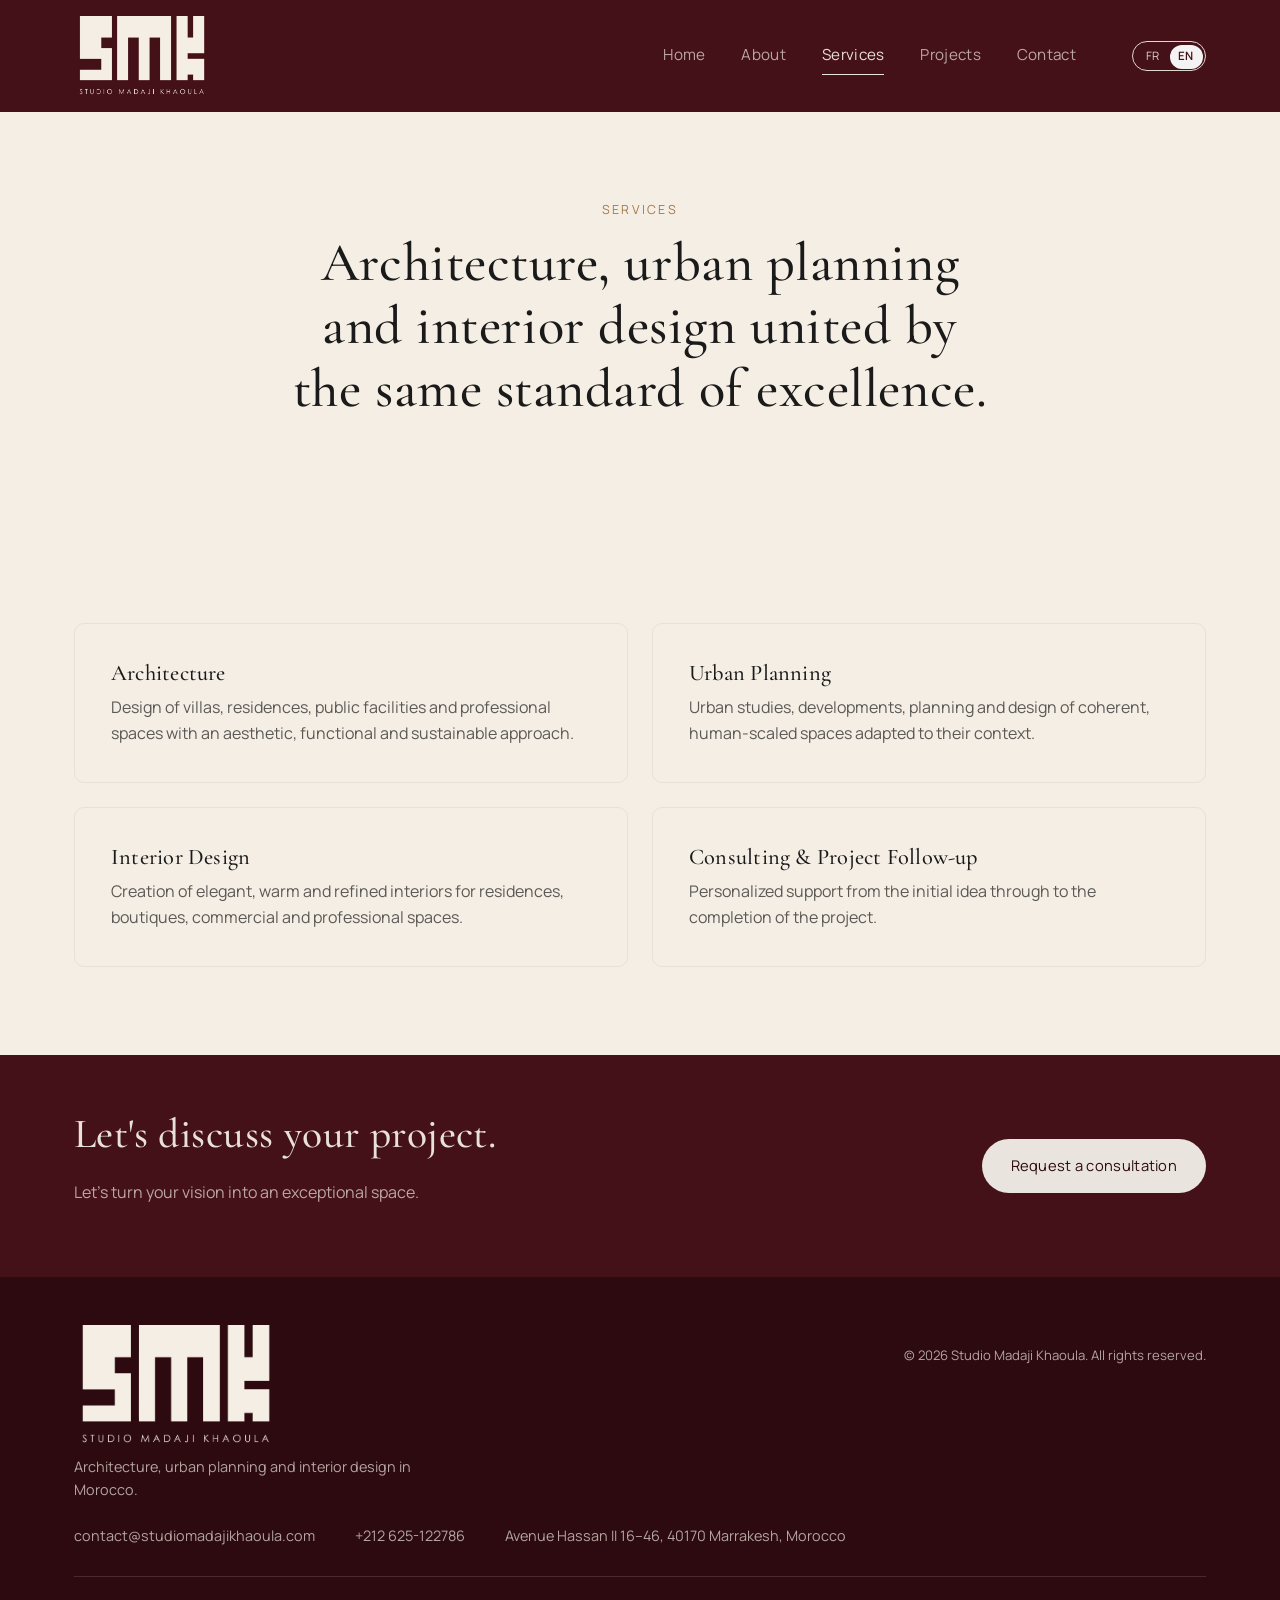
<file: services/index.html>
<!DOCTYPE html>
<html lang="fr" dir="ltr" data-i18n-title="services.title" data-i18n-description="services.description">
<head>
<meta charset="UTF-8">
<meta name="viewport" content="width=device-width, initial-scale=1">
<title>Services — Studio Madaji Khaoula</title>
<meta name="description" content="Architecture, urbanisme et design intérieur réunis dans une même exigence.">
<link rel="icon" href="../assets/YrULrgieroBfjt51d4Xq3QkEuw.png">
<link rel="preconnect" href="https://fonts.googleapis.com">
<link rel="preconnect" href="https://fonts.gstatic.com" crossorigin>
<link href="https://fonts.googleapis.com/css2?family=Cormorant+Garamond:ital,wght@0,400;0,500;0,600;1,500&family=Manrope:wght@400;500;600;700&display=swap" rel="stylesheet">
<link rel="stylesheet" href="../assets/style.css">
</head>
<body>
<a class="skip-link" href="#main" data-i18n="common.skip">Aller au contenu</a>

<header class="site-header">
  <div class="container">
    <a class="brand" href="../">
      <img src="../assets/YrULrgieroBfjt51d4Xq3QkEuw.png" alt="Studio Madaji Khaoula">
    </a>
    <nav class="main-nav" aria-label="Navigation principale" data-i18n-aria-label="common.nav.aria">
      <a href="../" data-i18n="common.nav.home">Accueil</a>
      <a href="../a-propos/" data-i18n="common.nav.about">À propos</a>
      <a href="../services/" aria-current="page" data-i18n="common.nav.services">Services</a>
      <a href="../projets/" data-i18n="common.nav.projects">Projets</a>
      <a href="../contact/" data-i18n="common.nav.contact">Contact</a>
    </nav>
    <button class="nav-toggle" aria-label="Ouvrir le menu" aria-expanded="false" data-i18n-aria-label="common.nav.toggle_aria">
      <svg viewBox="0 0 24 24" fill="none" stroke="currentColor" stroke-width="1.8"><line x1="3" y1="6" x2="21" y2="6"/><line x1="3" y1="12" x2="21" y2="12"/><line x1="3" y1="18" x2="21" y2="18"/></svg>
    </button>
  </div>
</header>

<main id="main">

  <section class="hero-simple">
    <div class="container">
      <span class="eyebrow reveal" data-i18n="services.eyebrow">Services</span>
      <h1 class="reveal reveal-delay-1" data-i18n="services.h1">Architecture, urbanisme et design intérieur réunis dans une même exigence.</h1>
    </div>
  </section>

  <section>
    <div class="container">
      <div class="services-list">
        
        <div class="service-item reveal">
          <h3 data-i18n="services.item1.h3">Architecture</h3>
          <p data-i18n="services.item1.p">Conception de villas, résidences, équipements publics et espaces professionnels avec une approche esthétique, fonctionnelle et durable.</p>
        </div>

        <div class="service-item reveal reveal-delay-1">
          <h3 data-i18n="services.item2.h3">Urbanisme</h3>
          <p data-i18n="services.item2.p">Études urbaines, aménagements, planification et conception d'espaces cohérents, humains et adaptés à leur contexte.</p>
        </div>

        <div class="service-item reveal">
          <h3 data-i18n="services.item3.h3">Design Intérieur</h3>
          <p data-i18n="services.item3.p">Création d'intérieurs élégants, chaleureux et raffinés pour résidences, boutiques, espaces commerciaux et professionnels.</p>
        </div>

        <div class="service-item reveal reveal-delay-1">
          <h3 data-i18n="services.item4.h3">Conseil &amp; Suivi de Projet</h3>
          <p data-i18n="services.item4.p">Accompagnement personnalisé depuis l'idée initiale jusqu'à la réalisation du projet.</p>
        </div>
      </div>
    </div>
  </section>

  <section class="cta-band tight">
    <div class="container reveal" style="display:flex;flex-wrap:wrap;justify-content:space-between;align-items:center;gap:24px;">
      <div>
        <h2 data-i18n="services.cta.h2">Discutons de votre projet.</h2>
        <p data-i18n="services.cta.p">Transformons votre vision en espace d'exception.</p>
      </div>
      <a class="btn btn-primary" href="../contact/" data-i18n="common.btn.consultation">Demander une consultation</a>
    </div>
  </section>

</main>
<footer class="site-footer">
  <div class="container">
    <div class="footer-grid">
      <div class="footer-brand">
        <img src="../assets/YrULrgieroBfjt51d4Xq3QkEuw.png" alt="Studio Madaji Khaoula">
        <p style="margin:0;max-width:400px;" data-i18n="common.footer.tagline">Architecture, urbanisme et design intérieur au Maroc.</p>
        <br>
      <nav class="footer-links" aria-label="Coordonnées">
       <a href="mailto:contact@studiomadajikhaoula.com">contact@studiomadajikhaoula.com</a>
       <a href="tel:+212625122786">+212 625-122786</a>
       <a href="https://www.google.com/maps/search/?api=1&query=Avenue+Hassan+II+16-46%2C+40170+Marrakesh%2C+Morocco" target="_blank" rel="noopener noreferrer">
        Avenue Hassan II 16–46, 40170 Marrakesh, Morocco
       </a>
       
      </nav>
    </div>
    <div class="footer-bottom" data-i18n="common.footer.rights">© 2026 Studio Madaji Khaoula. Tous droits réservés.</div>
    
  </div>
</footer>
<script src="../assets/main.js"></script>
<script src="../assets/i18n.js" defer></script>
</body>
</html>
</file>
<file: assets/style.css>
/* ============================================
   Studio Madaji Khaoula — feuille de style
   Site statique indépendant, sans dépendance externe (hors polices Google)
   ============================================ */

:root {
  --maroon-900: #2c0a0f;
  --maroon-800: #451119;
  --maroon-700: #5b0815;
  --cream-100: #f5eee5;
  --cream-200: #efe7db;
  --cream-300: #e8e1d8;
  --gold-500: #e9e4dd;
  --gold-600: #a57945;
  --ink: #1a1a1a;
  --ink-soft: rgba(26, 26, 26, 0.7);
  --on-maroon: #e8e1d8;
  --on-maroon-soft: rgba(232, 225, 216, 0.72);

  --font-display: "Cormorant Garamond", "Georgia", serif;
  --font-body: "Manrope", "Segoe UI", sans-serif;

  --container: 1180px;
}

* {
  box-sizing: border-box;
}

html {
  scroll-behavior: smooth;
}

body {
  margin: 0;
  background: var(--cream-100);
  color: var(--ink);
  font-family: var(--font-body);
  line-height: 1.6;
  -webkit-font-smoothing: antialiased;
}

img {
  max-width: 100%;
  display: block;
}

a {
  color: inherit;
  text-decoration: none;
}

h1, h2, h3, h4 {
  font-family: var(--font-display);
  font-weight: 500;
  line-height: 1.15;
  margin: 0 0 0.5em;
  letter-spacing: 0.01em;
}

p {
  margin: 0 0 1em;
}

.container {
  max-width: var(--container);
  margin: 0 auto;
  padding: 0 24px;
}

.eyebrow {
  display: inline-block;
  font-family: var(--font-body);
  font-size: 0.78rem;
  letter-spacing: 0.18em;
  text-transform: uppercase;
  color: var(--gold-600);
  margin-bottom: 1em;
}

/* ---------- Header ---------- */

.site-header {
  background: var(--maroon-800);
  color: var(--on-maroon);
  position: sticky;
  top: 0;
  z-index: 100;
  transition: padding 0.35s ease, background 0.35s ease, backdrop-filter 0.35s ease;
}

.site-header .container {
  display: flex;
  align-items: center;
  justify-content: space-between;
  padding-top: 16px;
  padding-bottom: 16px;
}

.brand {
  display: flex;
  align-items: center;
}

.brand img {
  display: block;
  height: 44px;
  width: auto;
  transition: height 0.35s ease;
}

.site-header.scrolled .brand img {
  height: 34px;
}

.brand img {
  height: 80px;
  width: auto;
}

.main-nav {
  display: flex;
  align-items: center;
  gap: 36px;
}

.main-nav a {
  font-size: 0.95rem;
  letter-spacing: 0.02em;
  color: var(--on-maroon-soft);
  padding: 6px 0;
  border-bottom: 1px solid transparent;
  transition: color 0.2s ease, border-color 0.2s ease;
}

.main-nav a:hover,
.main-nav a[aria-current="page"] {
  color: var(--on-maroon);
  border-color: var(--gold-500);
}

.nav-toggle {
  display: none;
  background: none;
  border: none;
  color: var(--on-maroon);
  cursor: pointer;
  padding: 8px;
}

.nav-toggle svg {
  width: 26px;
  height: 26px;
}

@media (max-width: 860px) {
  .main-nav {
    position: absolute;
    top: 100%;
    left: 0;
    right: 0;
    background: var(--maroon-800);
    flex-direction: column;
    align-items: flex-start;
    gap: 0;
    padding: 8px 24px 20px;
    display: none;
    border-top: 1px solid rgba(232, 225, 216, 0.15);
  }

  .main-nav.open {
    display: flex;
  }

  .main-nav a {
    width: 100%;
    padding: 14px 0;
    border-bottom: 1px solid rgba(232, 225, 216, 0.1);
  }

  .nav-toggle {
    display: inline-flex;
  }
}

/* ---------- Hero ---------- */

.hero {
  position: relative;
  color: var(--on-maroon);
  overflow: hidden;
}

.hero-media {
  position: relative;
  min-height: 66vh;
  display: flex;
  align-items: flex-end;
}

.hero-media img {
  position: absolute;
  inset: 0;
  width: 100%;
  height: 100%;
  object-fit: cover;
  object-position: center 35%;
}

.hero-media::after {
  content: "";
  position: absolute;
  inset: 0;
  background: linear-gradient(180deg, rgba(8, 14, 28, 0.15) 0%, rgba(8, 14, 28, 0.55) 55%, rgba(8, 14, 28, 0.92) 100%);
}

/* Tablettes */
@media (max-width: 900px) {
  .hero-media {
    min-height: 75vh;
  }
}

/* Mobiles */
@media (max-width: 600px) {
  .hero-media {
    min-height: 90vh;
  }

  .hero-media img {
    object-position: center 25%;
  }
}

/* Petits mobiles */
@media (max-width: 400px) {
  .hero-media {
    min-height: 100vh;
  }
}
.hero-content {
  position: relative;
  z-index: 2;
  padding: 64px 0 72px;
  max-width: 780px;
  margin: 0 auto;
  text-align: center;
  display: flex;
  flex-direction: column;
  align-items: center;
}

.hero-content .eyebrow {
  color: var(--gold-500);
  letter-spacing: 0.18em;
  text-transform: uppercase;
  font-size: 0.85rem;
  font-weight: 600;
}

.hero-content h1 {
  font-family:'Cormorant Garamond', serif;
  font-weight: 540;
  font-style: italic;
  font-size: clamp(2.4rem, 5.5vw, 4.2rem);
  line-height: 1.15;
  margin-bottom: 0.4em;
  letter-spacing: 0.01em;
}

.hero-content p {
  font-size: 1.1rem;
  color: var(--on-maroon-soft);
  max-width: 620px;
  margin-left: auto;
  margin-right: auto;
}

.hero-actions {
  display: flex;
  flex-wrap: wrap;
  justify-content: center;
  gap: 16px;
  margin-top: 28px;
}

/* Simple hero for interior pages (no photo) — fond crème, comme l'original */
.hero-simple {
  background: var(--cream-100);
  padding: 84px 0 64px;
  text-align: center;
}

.hero-simple .container {
  max-width: 760px;
}

.hero-simple .eyebrow {
  color: var(--gold-600);
}

.hero-simple h1 {
  font-size: clamp(2.2rem, 4.6vw, 3.4rem);
  color: var(--ink);
}

.hero-simple p {
  color: var(--ink-soft);
  max-width: 620px;
  font-size: 1.05rem;
  margin-left: auto;
  margin-right: auto;
}

.hero-simple .filter-chips {
  justify-content: center;
}

/* ---------- Buttons ---------- */

.btn {
  display: inline-flex;
  align-items: center;
  gap: 8px;
  padding: 14px 28px;
  font-size: 0.92rem;
  letter-spacing: 0.02em;
  border-radius: 2px;
  border: 1px solid transparent;
  cursor: pointer;
  transition: transform 0.2s ease, background 0.2s ease, color 0.2s ease, border-color 0.2s ease;
}

.btn-primary {
  background: var(--gold-500);
  color: var(--maroon-900);
  border-radius: 35px;

}

.btn {
  transition: transform 0.4s cubic-bezier(0.22, 1, 0.36, 1),
              background 0.4s ease,
              color 0.3s ease,
              border-color 0.3s ease,
              box-shadow 0.4s ease;
}

.btn-primary:hover {
  background: var(--gold-600);
  transform: translateY(-3px);
  box-shadow: 0 10px 24px rgba(44, 10, 15, 0.18);
}

.btn-ghost:hover {
  border-color: var(--on-maroon);
  background: rgba(232, 225, 216, 0.08);
  transform: translateY(-3px);
}

.btn-dark:hover {
  background: var(--maroon-700);
  transform: translateY(-3px);
  box-shadow: 0 10px 24px rgba(44, 10, 15, 0.18);
}

.btn-ghost {
  border-color: rgba(232, 225, 216, 0.5);
  color: var(--on-maroon);
  border-radius: 35px;

}

.btn-ghost:hover {
  border-color: var(--on-maroon);
  background: rgba(232, 225, 216, 0.08);
}

.btn-dark {
  background: var(--maroon-800);
  color: var(--on-maroon);
  border-radius: 35px;

}

.btn-dark:hover {
  background: var(--maroon-700);
}

/* ---------- Sections ---------- */

section {
  padding: 88px 0;
}

section.tight {
  padding: 56px 0;
}

.section-head {
  max-width: 680px;
  margin-bottom: 48px;
}

.section-head h2 {
  font-size: clamp(1.7rem, 3.4vw, 2.4rem);
}

.section-head p {
  color: var(--ink-soft);
  font-size: 1.05rem;
}

.band-maroon {
  background: var(--maroon-800);
  color: var(--on-maroon);
}

.band-maroon .section-head p {
  color: var(--on-maroon-soft);
}

.band-cream-alt {
  background: var(--cream-200);
}

.band-maroon .eyebrow {
  color: var(--gold-500);
}

/* ---------- Studio / About grid ---------- */

.grid-2 {
  display: grid;
  grid-template-columns: 1fr 1fr;
  gap: 56px;
  align-items: start;
}

@media (max-width: 780px) {
  .grid-2 {
    grid-template-columns: 1fr;
    gap: 32px;
  }
}

.pillars {
  display: grid;
  grid-template-columns: repeat(3, 1fr);
  gap: 28px;
  margin-top: 40px;
}

@media (max-width: 780px) {
  .pillars {
    grid-template-columns: 1fr;
  }
}

.pillar {
  padding: 28px;
  background: var(--cream-100);
  border: 1px solid var(--cream-300);
}

.band-maroon .pillar {
  background: rgba(232, 225, 216, 0.06);
  border-color: rgba(232, 225, 216, 0.18);
}

.pillar h3 {
  font-size: 2.2rem;
  color: var(--gold-600);
  margin-bottom: 0.4em;
}

.band-maroon .pillar h3 {
  color: var(--gold-500);
}

.pillar p {
  font-size: 0.95rem;
  margin: 0;
}

/* ---------- Studio card (accueil) ---------- */

.studio-card {
  background: var(--maroon-800);
  color: var(--on-maroon);
  border-radius: 18px;
  padding: 40px;
  align-self: stretch;
  display: flex;
  flex-direction: column;
  justify-content: center;
}

.studio-card h3 {
  font-size: 1.6rem;
  margin-bottom: 0.5em;
}

.studio-card p {
  color: var(--on-maroon-soft);
  margin: 0 0 20px;
}

.studio-card .dash {
  width: 32px;
  height: 1px;
  background: var(--gold-500);
  border: none;
}

/* ---------- Scroll reveal ---------- */

.reveal {
  opacity: 0;
  transform: translateY(28px);
  transition: opacity 0.7s ease, transform 0.7s ease;
}

.reveal.in-view {
  opacity: 1;
  transform: translateY(0);
}

.reveal-delay-1 { transition-delay: 0.1s; }
.reveal-delay-2 { transition-delay: 0.2s; }
.reveal-delay-3 { transition-delay: 0.3s; }

@media (prefers-reduced-motion: reduce) {
  .reveal {
    opacity: 1;
    transform: none;
    transition: none;
  }
}

/* ---------- Quote ---------- */

.quote-block {
  max-width: 820px;
}

.quote-block blockquote {
  font-family: var(--font-display);
  font-size: clamp(1.4rem, 3vw, 2rem);
  font-style: italic;
  line-height: 1.4;
  margin: 0 0 28px;
}

.quote-attrib {
  display: flex;
  align-items: center;
  gap: 14px;
}

.quote-attrib .dash {
  width: 32px;
  height: 1px;
  background: var(--gold-500);
}

.quote-attrib .role {
  display: block;
  font-size: 0.8rem;
  letter-spacing: 0.08em;
  text-transform: uppercase;
  color: var(--gold-500);
}

.quote-attrib .name {
  display: block;
  font-family: var(--font-display);
  font-size: 1.2rem;
}

/* ---------- Services list ---------- */

.services-list {
  display: grid;
  grid-template-columns: repeat(2, 1fr);
  gap: 24px;
  margin-top: 24px;
}

@media (max-width: 780px) {
  .services-list {
    grid-template-columns: 1fr;
  }
}

.service-item {
  background: var(--cream-100);
  border: 1px solid var(--cream-300);
  border-radius: 10px;
  padding: 36px;
  transition: transform 0.25s ease, box-shadow 0.25s ease, border-color 0.25s ease;
}

.service-item:hover {
  transform: translateY(-3px);
  border-color: var(--gold-500);
  box-shadow: 0 12px 28px rgba(44, 10, 15, 0.08);
}

.service-item .num {
  display: none;
}

.service-item h3 {
  font-size: 1.4rem;
  margin-bottom: 0.4em;
}

.service-item p {
  color: var(--ink-soft);
  margin: 0;
}

/* ---------- Projects ---------- */

.filter-chips {
  display: flex;
  flex-wrap: wrap;
  gap: 10px;
  margin: 32px 0 12px;
}

.filter-chip {
  padding: 9px 18px;
  border: 1px solid var(--maroon-800);
  background: transparent;
  color: var(--maroon-800);
  font-size: 0.85rem;
  letter-spacing: 0.02em;
  cursor: pointer;
  border-radius: 999px;
  transition: background 0.2s ease, color 0.2s ease;
}

.filter-chip.active,
.filter-chip:hover {
  background: var(--maroon-800);
  color: var(--on-maroon);
}

.project-category {
  padding: 64px 0;
}

.project-category .cat-title {
  font-family: var(--font-display);
  font-size: clamp(1.6rem, 3vw, 2.2rem);
  color: var(--maroon-800);
  margin: 6px 0 28px;
}

.band-maroon .project-category .cat-title,
.project-category.band-maroon .cat-title {
  color: var(--on-maroon);
}

.project-grid {
  display: grid;
  grid-template-columns: repeat(3, 1fr);
  gap: 24px;
}

.project-grid.project-grid-2 {
  grid-template-columns: repeat(2, 1fr);
}

@media (max-width: 980px) {
  .project-grid {
    grid-template-columns: repeat(2, 1fr);
  }
}

@media (max-width: 620px) {
  .project-grid,
  .project-grid.project-grid-2 {
    grid-template-columns: 1fr;
  }
}

.project-card {
  background: var(--cream-100);
  border: 1px solid var(--cream-300);
  border-radius: 6px;
  overflow: hidden;
  display: flex;
  flex-direction: column;
}

.project-category.band-maroon .project-card {
  background: rgba(232, 225, 216, 0.06);
  border-color: rgba(232, 225, 216, 0.18);
}

.project-card .thumb {
  aspect-ratio: 4 / 3;
  overflow: hidden;
  background: var(--cream-300);
}

.project-card .thumb img {
  width: 100%;
  height: 100%;
  object-fit: cover;
  transition: transform 0.4s ease;
}

.project-card:hover .thumb img {
  transform: scale(1.04);
}

.project-card .body {
  padding: 22px;
}

.project-card .tag {
  font-size: 0.75rem;
  letter-spacing: 0.1em;
  text-transform: uppercase;
  color: var(--gold-600);
}

.project-category.band-maroon .project-card .tag {
  color: var(--gold-500);
}

.project-card h3 {
  font-size: 1.25rem;
  margin: 0.35em 0 0.4em;
}

.project-category.band-maroon .project-card h3 {
  color: var(--on-maroon);
}

.project-card p {
  font-size: 0.92rem;
  color: var(--ink-soft);
  margin: 0;
}

.project-category.band-maroon .project-card p {
  color: var(--on-maroon-soft);
}

/* ---------- Contact ---------- */

.contact-grid {
  display: grid;
  grid-template-columns: 1.1fr 0.9fr;
  gap: 56px;
}

.contact-side {
  display: flex;
  flex-direction: column;
  gap: 24px;
}

@media (max-width: 860px) {
  .contact-grid {
    grid-template-columns: 1fr;
  }
}

.contact-card {
  background: var(--maroon-800);
  color: var(--on-maroon);
  border-radius: 10px;
  padding: 36px;
}

.contact-card h3 {
  font-family: var(--font-display);
  font-size: 1.5rem;
  color: var(--on-maroon);
  margin-bottom: 18px;
}

.contact-details p {
  margin: 0 0 6px;
  color: var(--on-maroon-soft);
  font-size: 0.98rem;
}

.contact-details a:hover {
  color: var(--on-maroon);
}

.btn-whatsapp {
  background: var(--cream-100);
  color: var(--maroon-900);
  border-radius: 999px;
  padding: 10px 24px;
  font-size: 0.85rem;
  margin: 22px 0 24px;
}

.btn-whatsapp:hover {
  background: var(--cream-200);
  transform: translateY(-1px);
}

.map-note {
  margin-top: 0;
  padding: 34px 24px;
  min-height: 110px;
  display: flex;
  align-items: center;
  justify-content: center;
  text-align: center;
  background: rgba(232, 225, 216, 0.06);
  border: 1px solid rgba(232, 225, 216, 0.15);
  border-radius: 8px;
  font-size: 0.88rem;
  color: var(--on-maroon-soft);
}

form.contact-form {
  display: flex;
  flex-direction: column;
  gap: 16px;
  background: var(--cream-100);
  border: 1px solid var(--cream-300);
  border-radius: 10px;
  padding: 36px;
}

.contact-form input,
.contact-form textarea {
  width: 100%;
  padding: 14px 16px;
  border: 1px solid var(--cream-300);
  background: var(--cream-100);
  border-radius: 4px;
  font-family: var(--font-body);
  font-size: 0.95rem;
  color: var(--ink);
}

.contact-form input::placeholder,
.contact-form textarea::placeholder {
  color: var(--ink-soft);
}

.contact-form input:focus,
.contact-form textarea:focus {
  outline: 2px solid var(--gold-500);
  outline-offset: 1px;
}

.contact-form textarea {
  min-height: 130px;
  resize: vertical;
}

.form-note {
  font-size: 0.82rem;
  color: var(--ink-soft);
}

/* ---------- Project detail page ---------- */

.project-detail-hero {
  background: var(--cream-100);
  padding: 72px 0 0;
  text-align: center;
}

.project-detail-hero .container {
  max-width: 760px;
}

.project-detail-hero .eyebrow {
  color: var(--gold-600);
}

.project-detail-hero h1 {
  font-size: clamp(2.1rem, 4.4vw, 3.2rem);
  color: var(--ink);
}

.project-detail-hero p {
  color: var(--ink-soft);
  max-width: 640px;
  margin: 0 auto;
  font-size: 1.02rem;
}

.project-gallery {
  display: flex;
  flex-direction: column;
  gap: 24px;
  padding: 56px 0;
}

.project-photo {
  position: relative;
  border-radius: 16px;
  overflow: hidden;
  background: var(--cream-300);
  aspect-ratio: 16 / 9;
}

.project-photo img {
  width: 100%;
  height: 100%;
  object-fit: cover;
  display: block;
}

.project-photo-grid {
  display: grid;
  grid-template-columns: 1fr 1fr;
  gap: 24px;
}

.project-photo-grid .project-photo {
  aspect-ratio: 4 / 3;
}

@media (max-width: 700px) {
  .project-photo-grid {
    grid-template-columns: 1fr;
  }
}

/* Emplacement réservé tant que la photo n'a pas été ajoutée */
.project-photo.img-missing img,
.thumb.img-missing img {
  display: none;
}

.project-photo.img-missing::before,
.thumb.img-missing::before {
  content: "";
  position: absolute;
  inset: 0;
  background: repeating-linear-gradient(
    45deg,
    var(--cream-200),
    var(--cream-200) 12px,
    var(--cream-300) 12px,
    var(--cream-300) 24px
  );
}

.project-photo.img-missing::after,
.thumb.img-missing::after {
  content: "Emplacement photo — " attr(data-placeholder);
  position: absolute;
  inset: 12px;
  display: flex;
  align-items: center;
  justify-content: center;
  text-align: center;
  padding: 16px;
  border: 1px dashed var(--gold-600);
  border-radius: 10px;
  font-size: 0.82rem;
  letter-spacing: 0.01em;
  color: var(--maroon-800);
  background: rgba(245, 238, 229, 0.55);
}

.thumb {
  position: relative;
}

.project-detail-back {
  text-align: center;
  padding-bottom: 72px;
}

.btn-outline {
  border: 1px solid var(--maroon-800);
  color: var(--maroon-800);
  background: transparent;
  border-radius: 999px;
  padding: 12px 30px;
}

.btn-outline:hover {
  background: var(--maroon-800);
  color: var(--on-maroon);
}

/* ---------- CTA band ---------- */

.cta-band {
  background: var(--maroon-800);
  color: var(--on-maroon);
  text-align: left;
}

.cta-band h2 {
  font-size: clamp(1.8rem, 3.6vw, 2.6rem);
}

.cta-band p {
  color: var(--on-maroon-soft);
  max-width: 560px;
}

/* ---------- Footer ---------- */

.site-footer {
  background: var(--maroon-900);
  color: var(--on-maroon-soft);
  padding: 48px 0 28px;
  font-size: 0.9rem;
}

.footer-grid {
  display: flex;
  flex-wrap: wrap;
  justify-content: space-between;
  gap: 24px;
  padding-bottom: 28px;
  border-bottom: 1px solid rgba(232, 225, 216, 0.15);
}

.footer-brand img {
  height: 120px;
  margin-bottom: 10px;
}

.footer-links {
  display: flex;
  gap: 40px;
  flex-wrap: wrap;
}

.footer-links a:hover {
  color: var(--on-maroon);
}

.footer-bottom {
  padding-top: 20px;
  font-size: 0.82rem;
}

/* ---------- Utility ---------- */

.skip-link {
  position: absolute;
  left: -999px;
  top: 0;
  background: var(--gold-500);
  color: var(--maroon-900);
  padding: 10px 16px;
  z-index: 1000;
}

.skip-link:focus {
  left: 12px;
  top: 12px;
}

@media (prefers-reduced-motion: reduce) {
  * {
    transition: none !important;
    scroll-behavior: auto !important;
  }
}
.project-card .thumb {
  position: relative;
}

.project-card .thumb::after {
  content: "";
  position: absolute;
  inset: 0;
  background: linear-gradient(180deg, rgba(44,10,15,0) 40%, rgba(44,10,15,0.65) 100%);
  opacity: 0;
  transition: opacity 0.35s ease;
}

.project-card .view-label {
  position: static;
  display: inline-flex;
  align-items: center;
  gap: 6px;
  margin-top: 12px;
  color: #8a6224;
  font-size: 0.82rem;
  letter-spacing: 0.06em;
  text-transform: uppercase;
  opacity: 0;
  transform: translateY(10px);
  transition: opacity 0.35s ease, transform 0.35s ease;
}

.project-card:hover .thumb::after,
.project-card:hover .view-label {
  opacity: 1;
  transform: translateY(0);
}

.contact-form input,
.contact-form textarea {
  padding: 18px 20px;
  min-height: 60px;
  border-radius: 18px;
  border: 1px solid var(--cream-300);
  transition: border-color 0.3s ease, box-shadow 0.3s ease, transform 0.3s ease;
}

.contact-form textarea {
  min-height: 140px;
  border-radius: 18px;
}

.contact-form input:focus,
.contact-form textarea:focus {
  outline: none;
  border-color: var(--gold-600);
  box-shadow: 0 0 0 4px rgba(165, 121, 69, 0.14);
  transform: translateY(-1px);
}

form.contact-form {
  border-radius: 18px;
}
/* Lightbox */
.lightbox-overlay {
  position: fixed;
  inset: 0;
  z-index: 1000;
  background: rgba(26, 10, 12, 0.94);
  display: flex;
  align-items: center;
  justify-content: center;
  opacity: 0;
  visibility: hidden;
  transition: opacity 0.35s ease, visibility 0.35s ease;
}

.lightbox-overlay.open {
  opacity: 1;
  visibility: visible;
}

.lightbox-overlay img {
  max-width: 88vw;
  max-height: 82vh;
  object-fit: contain;
  border-radius: 6px;
  opacity: 0;
  transform: scale(0.97);
  transition: opacity 0.4s ease, transform 0.4s ease;
}

.lightbox-overlay.open img {
  opacity: 1;
  transform: scale(1);
}

.lightbox-close,
.lightbox-prev,
.lightbox-next {
  position: absolute;
  background: rgba(232, 225, 216, 0.1);
  border: 1px solid rgba(232, 225, 216, 0.3);
  color: var(--on-maroon);
  width: 44px;
  height: 44px;
  border-radius: 50%;
  display: flex;
  align-items: center;
  justify-content: center;
  cursor: pointer;
  transition: background 0.25s ease, transform 0.25s ease;
}

.lightbox-close:hover,
.lightbox-prev:hover,
.lightbox-next:hover {
  background: rgba(232, 225, 216, 0.2);
}

.lightbox-close {
  top: 24px;
  right: 24px;
}

.lightbox-prev {
  left: 24px;
  top: 50%;
  transform: translateY(-50%);
}

.lightbox-next {
  right: 24px;
  top: 50%;
  transform: translateY(-50%);
}

.lightbox-prev:hover,
.lightbox-next:hover {
  transform: translateY(-50%) scale(1.06);
}

.project-photo img,
.project-photo-grid .project-photo img {
  cursor: zoom-in;
}

@media (max-width: 640px) {
  .lightbox-prev, .lightbox-next { width: 38px; height: 38px; }
}

.hero-content {
  opacity: 0;
  transform: translateY(24px);
  animation: heroFadeUp 0.8s ease forwards;
  animation-delay: 0.2s;
}

@keyframes heroFadeUp {
  to {
    opacity: 1;
    transform: translateY(0);
  }
}
.map-wrapper {
  position: relative;
  border-radius: 35px;
  overflow: hidden;
  border: 1px solid rgba(64, 224, 208, 0.25); /* turquoise/bioluminescent subtle border */
  box-shadow:
    0 8px 30px rgba(0, 0, 0, 0.45),
    0 0 24px rgba(64, 224, 208, 0.12); /* soft glow */
  transition: box-shadow 0.4s ease, border-color 0.4s ease, transform 0.4s ease;
}

.map-wrapper:hover {
  border-color: rgba(64, 224, 208, 0.5);
  box-shadow:
    0 12px 40px rgba(0, 0, 0, 0.55),
    0 0 40px rgba(64, 224, 208, 0.25);
  transform: translateY(-2px);
}

.map-wrapper iframe {
  display: block;
  filter: saturate(0.85) brightness(0.9) contrast(1.05); /* assombrit légèrement pour matcher le thème sombre */
}
.input-icon {
  position: relative;
}

.input-icon svg {
  position: absolute;
  top: 16px;
  left: 14px;
  width: 18px;
  height: 18px;
  color: rgba(0, 0, 0, 0.4); /* ajuste selon ta charte (ex: couleur or/beige du site) */
  pointer-events: none;
}

.input-icon-textarea svg {
  top: 16px;
}

.input-icon input,
.input-icon textarea {
  padding-left: 42px;
}

.form-availability {
  margin-top: 10px;
  display: flex;
  align-items: center;
  gap: 6px;
  font-size: 0.8rem;
  letter-spacing: 0.02em;
  color: rgba(0, 0, 0, 0.5);
}

.form-availability svg {
  width: 14px;
  height: 14px;
  flex-shrink: 0;
}

.btn-whatsapp {
  display: inline-flex;
  align-items: center;
}
</file>
